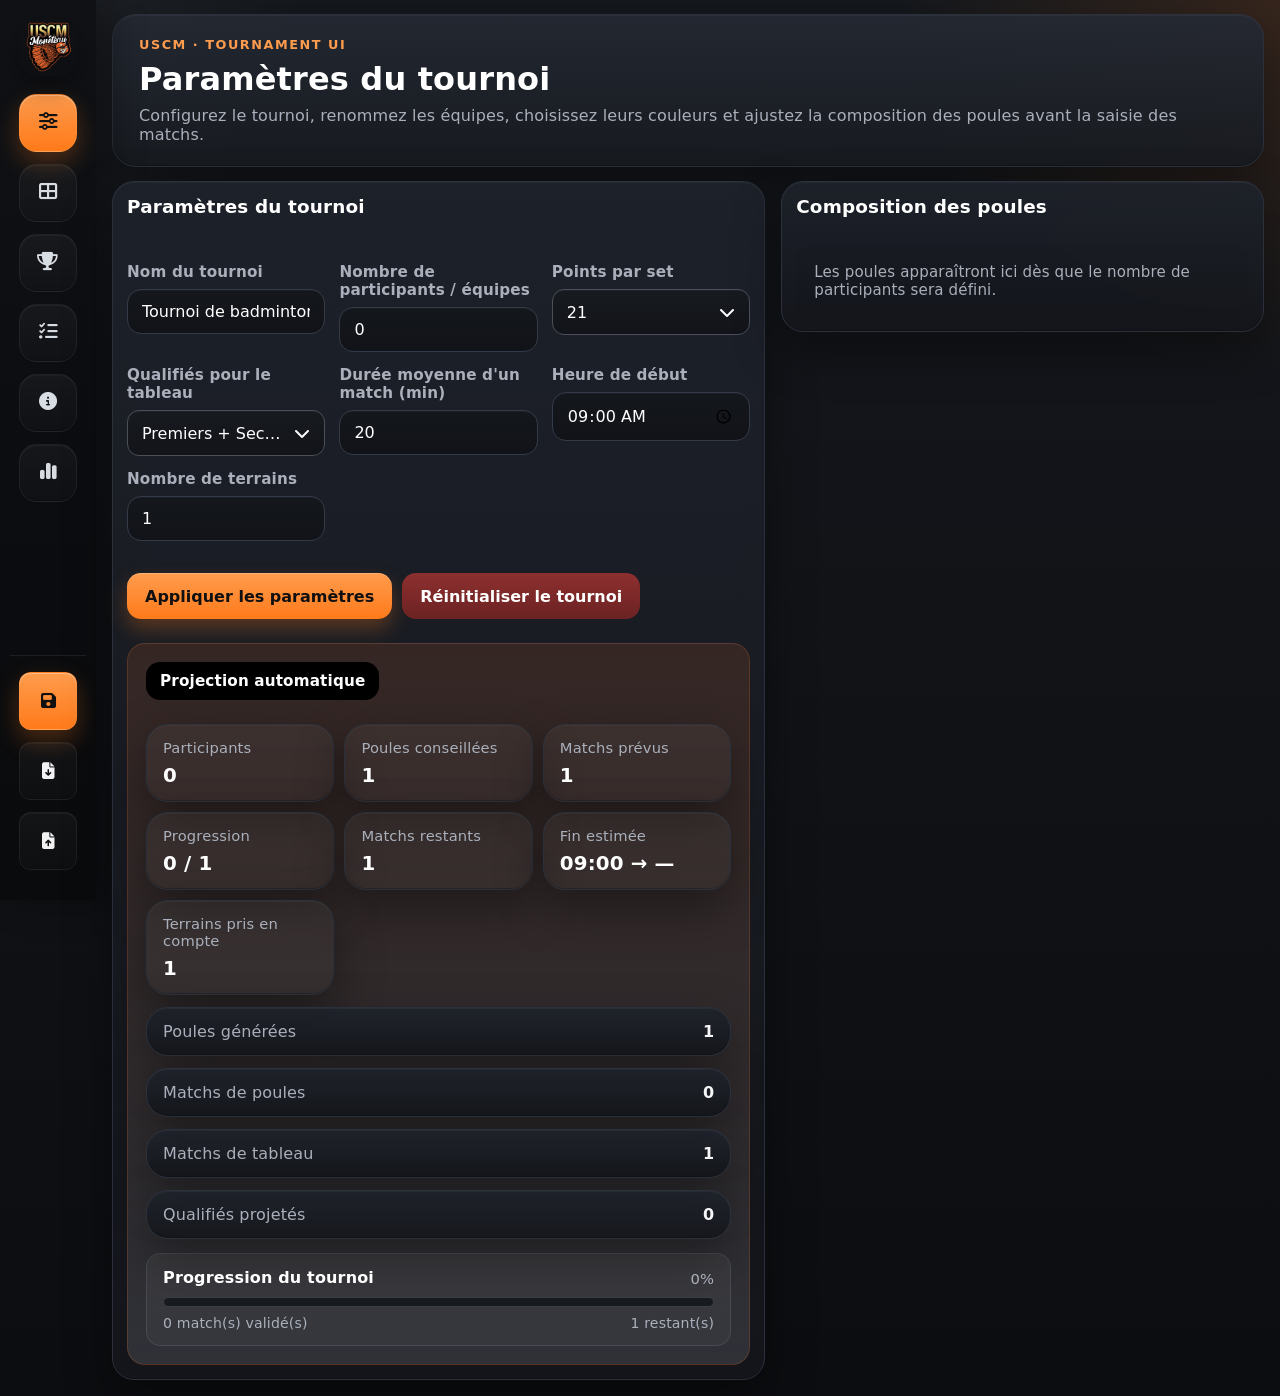
<file: index.html>
<!DOCTYPE html>
<html lang="fr">
<head>
  <meta charset="UTF-8">
  <meta name="viewport" content="width=device-width, initial-scale=1.0">
  <title>Tournoi Badminton · Paramètres</title>
  <link rel="stylesheet" href="assets/css/styles.css">
  <link rel="stylesheet" href="https://cdnjs.cloudflare.com/ajax/libs/font-awesome/6.7.2/css/all.min.css">
</head>
<body>
  <div id="app"></div>
  <script type="module" src="assets/js/main-settings.js"></script>
</body>
</html>
</file>
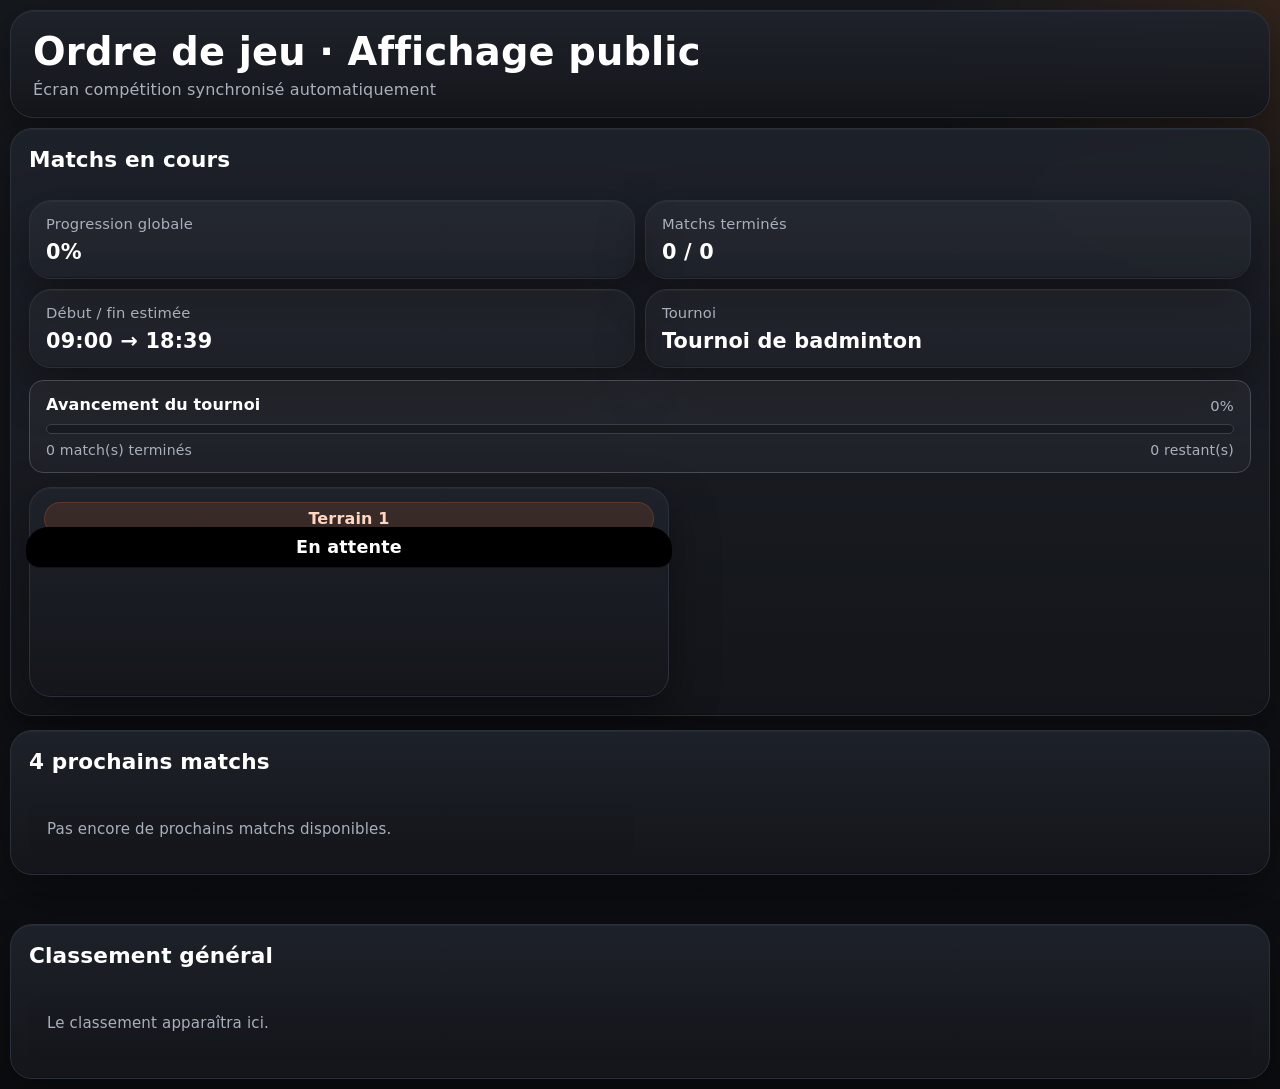
<file: affichage.html>
<!DOCTYPE html>
<html lang="fr">
<head>
  <meta charset="UTF-8">
  <meta name="viewport" content="width=device-width, initial-scale=1.0">
  <title>Tournoi Badminton · Affichage</title>
  <link rel="stylesheet" href="assets/css/styles.css">
  <link rel="stylesheet" href="https://cdnjs.cloudflare.com/ajax/libs/font-awesome/6.7.2/css/all.min.css">
</head>
<body class="public-screen-body">
  <div id="app"></div>
  <script type="module" src="assets/js/main-affichage.js"></script>
</body>
</html>
</file>
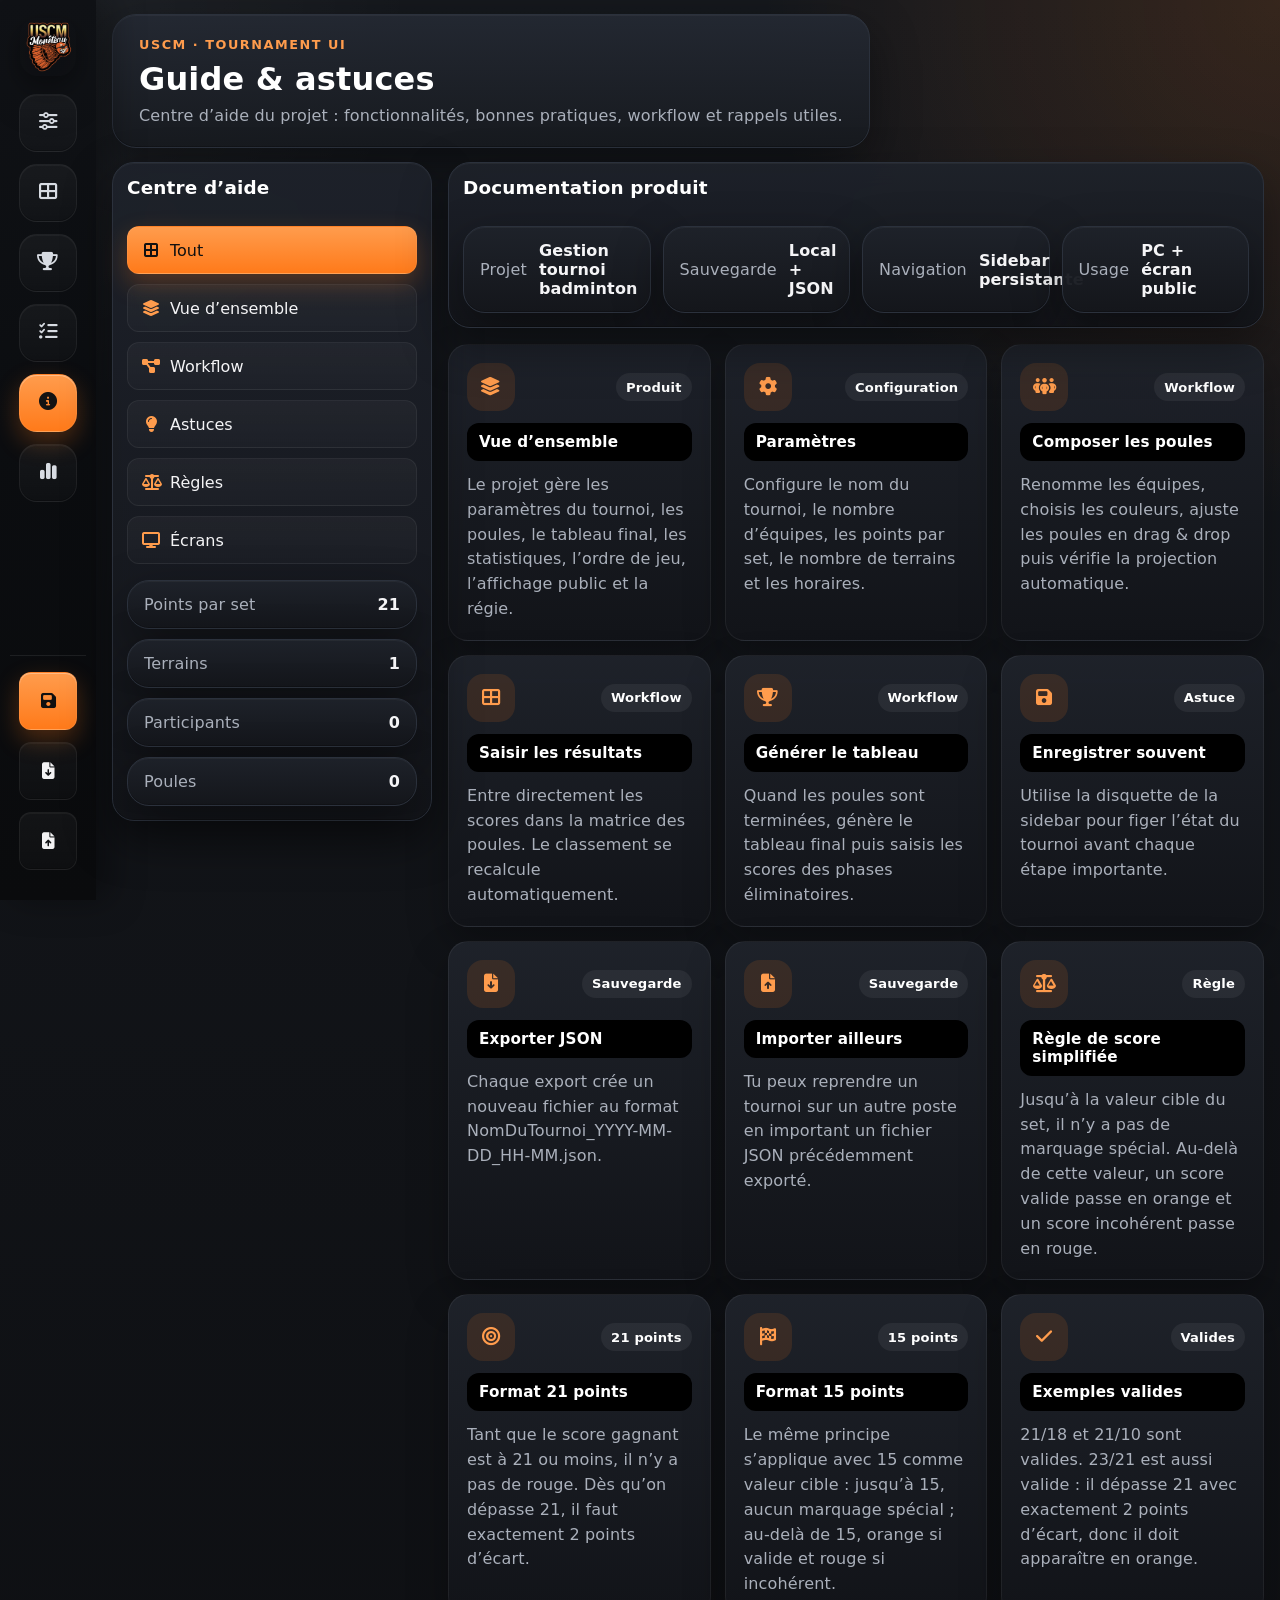
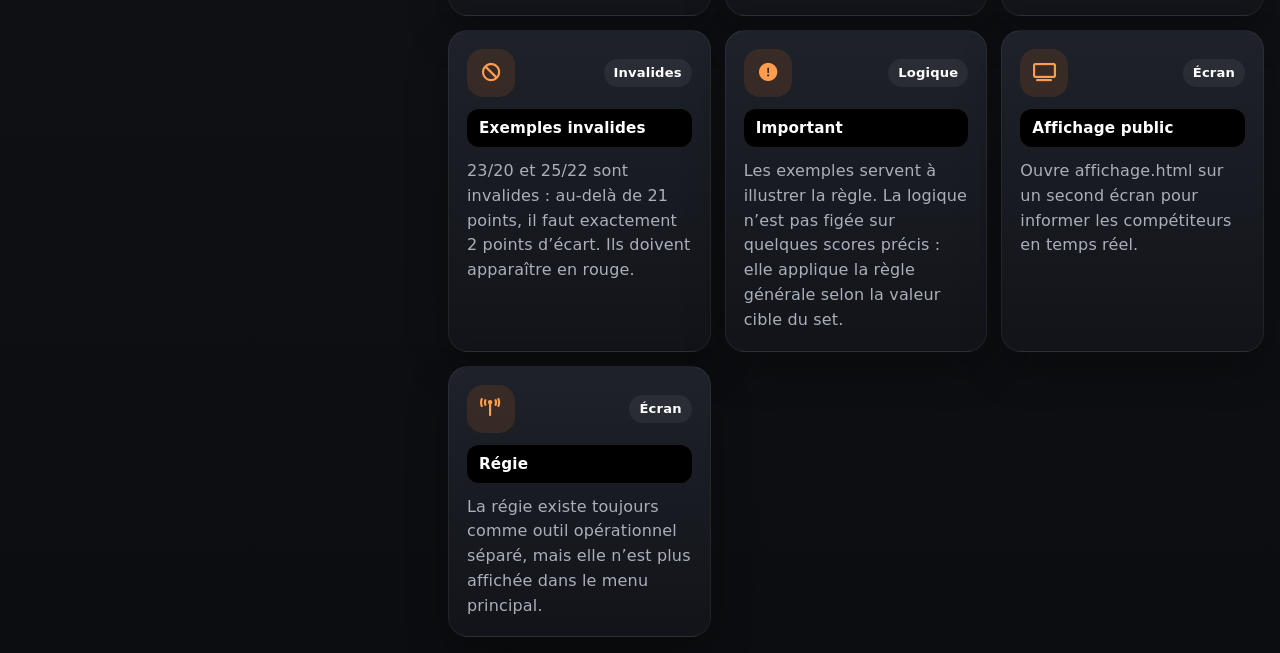
<file: guide.html>
<!DOCTYPE html>
<html lang="fr">
<head>
  <meta charset="UTF-8">
  <meta name="viewport" content="width=device-width, initial-scale=1.0">
  <title>Tournoi Badminton · Guide</title>
  <link rel="stylesheet" href="assets/css/styles.css">
  <link rel="stylesheet" href="https://cdnjs.cloudflare.com/ajax/libs/font-awesome/6.7.2/css/all.min.css">
</head>
<body>
  <div id="app"></div>
  <script type="module" src="assets/js/main-guide.js"></script>
</body>
</html>
</file>
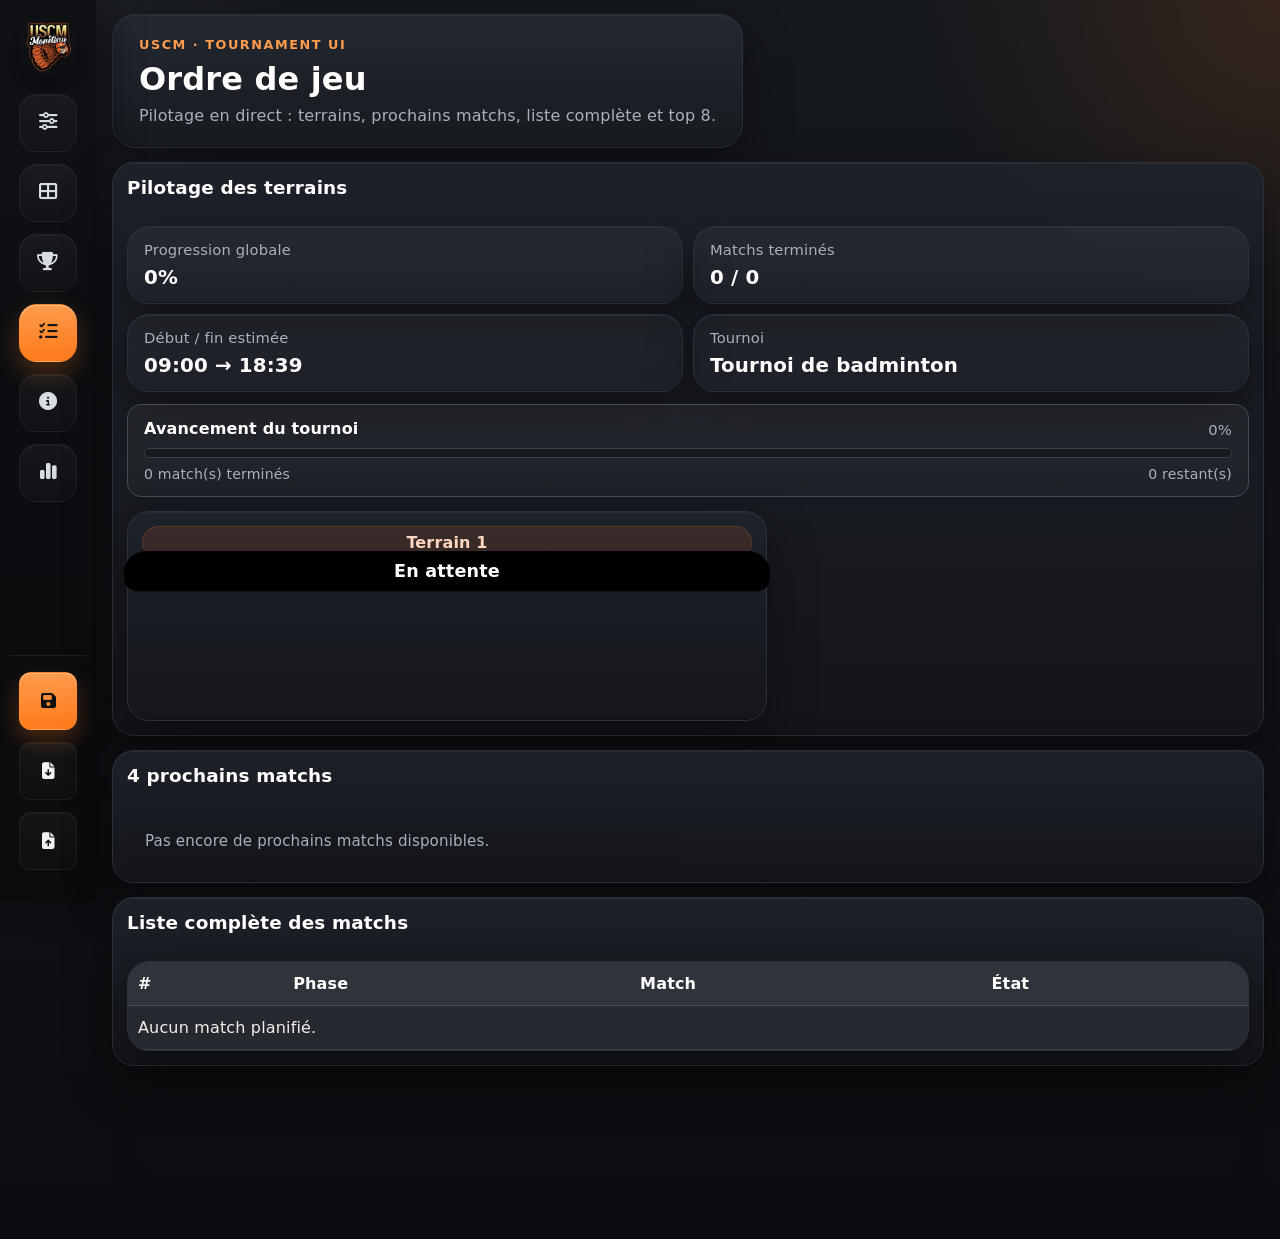
<file: ordre-de-jeu.html>
<!DOCTYPE html>
<html lang="fr">
<head>
  <meta charset="UTF-8">
  <meta name="viewport" content="width=device-width, initial-scale=1.0">
  <title>Tournoi Badminton · Ordre de jeu</title>
  <link rel="stylesheet" href="assets/css/styles.css">
  <link rel="stylesheet" href="https://cdnjs.cloudflare.com/ajax/libs/font-awesome/6.7.2/css/all.min.css">
</head>
<body>
  <div id="app"></div>
  <script type="module" src="assets/js/main-ordre-de-jeu.js"></script>
</body>
</html>
</file>
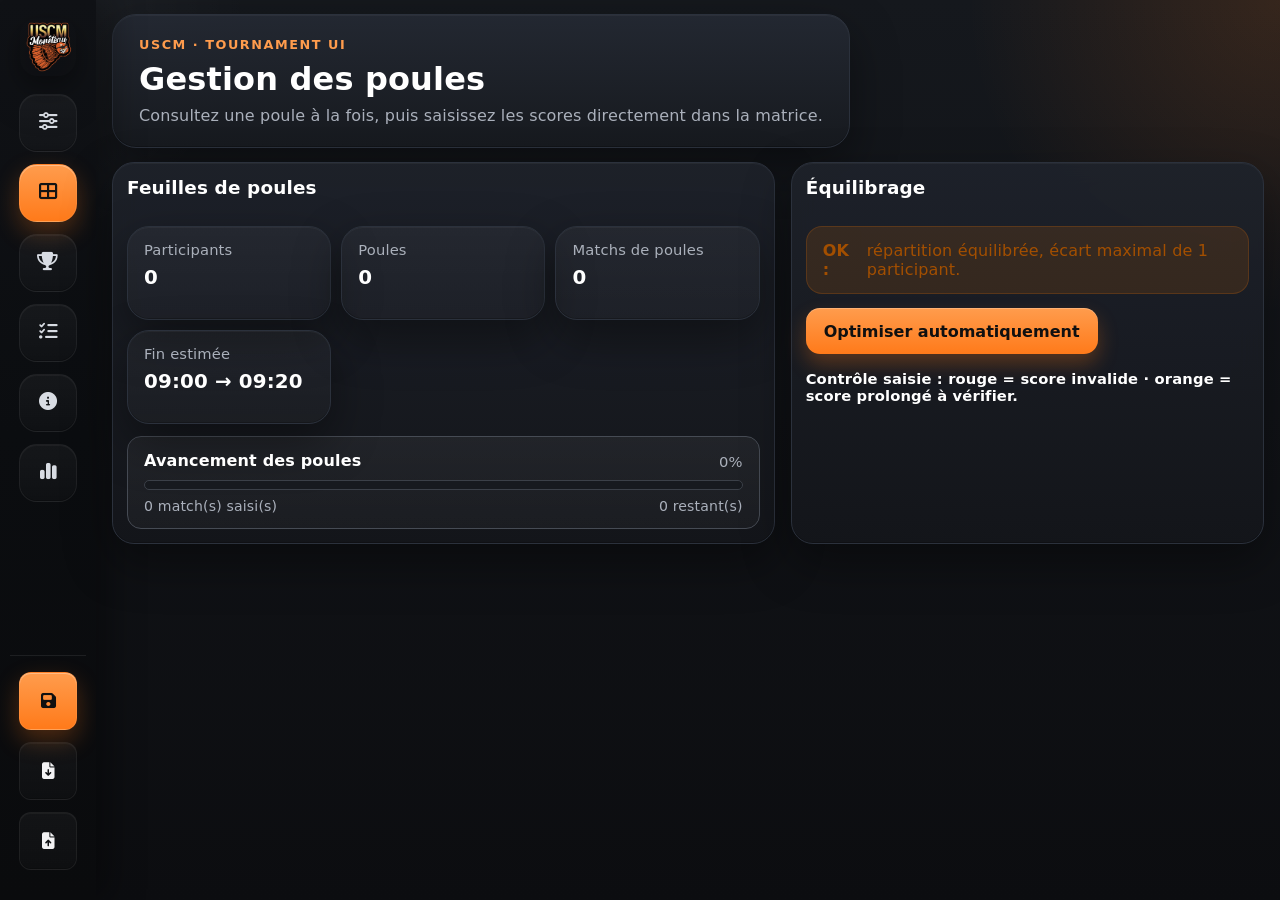
<file: poules.html>
<!DOCTYPE html>
<html lang="fr">
<head>
  <meta charset="UTF-8">
  <meta name="viewport" content="width=device-width, initial-scale=1.0">
  <title>Tournoi Badminton · Poules</title>
  <link rel="stylesheet" href="assets/css/styles.css">
  <link rel="stylesheet" href="https://cdnjs.cloudflare.com/ajax/libs/font-awesome/6.7.2/css/all.min.css">
</head>
<body>
  <div id="app"></div>
  <script type="module" src="assets/js/main-poules.js"></script>
</body>
</html>
</file>
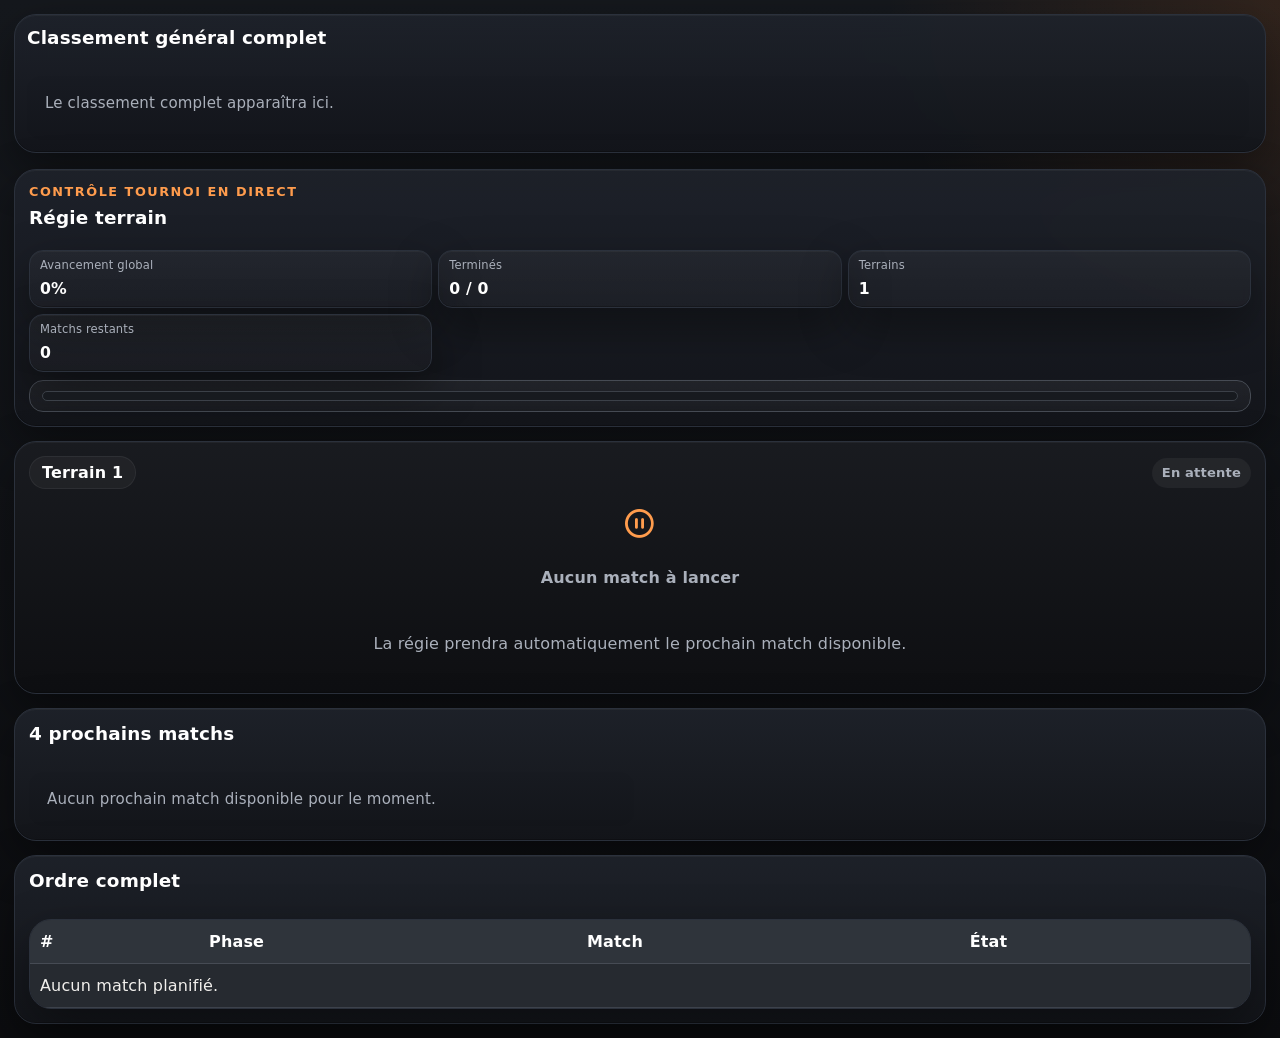
<file: regie.html>
<!DOCTYPE html>
<html lang="fr">
<head>
  <meta charset="UTF-8">
  <meta name="viewport" content="width=device-width, initial-scale=1.0">
  <title>Tournoi Badminton · Régie</title>
  <link rel="stylesheet" href="assets/css/styles.css">
  <link rel="stylesheet" href="https://cdnjs.cloudflare.com/ajax/libs/font-awesome/6.7.2/css/all.min.css">
</head>
<body>
  <div id="app"></div>
  <script type="module" src="assets/js/main-regie.js"></script>
</body>
</html>
</file>
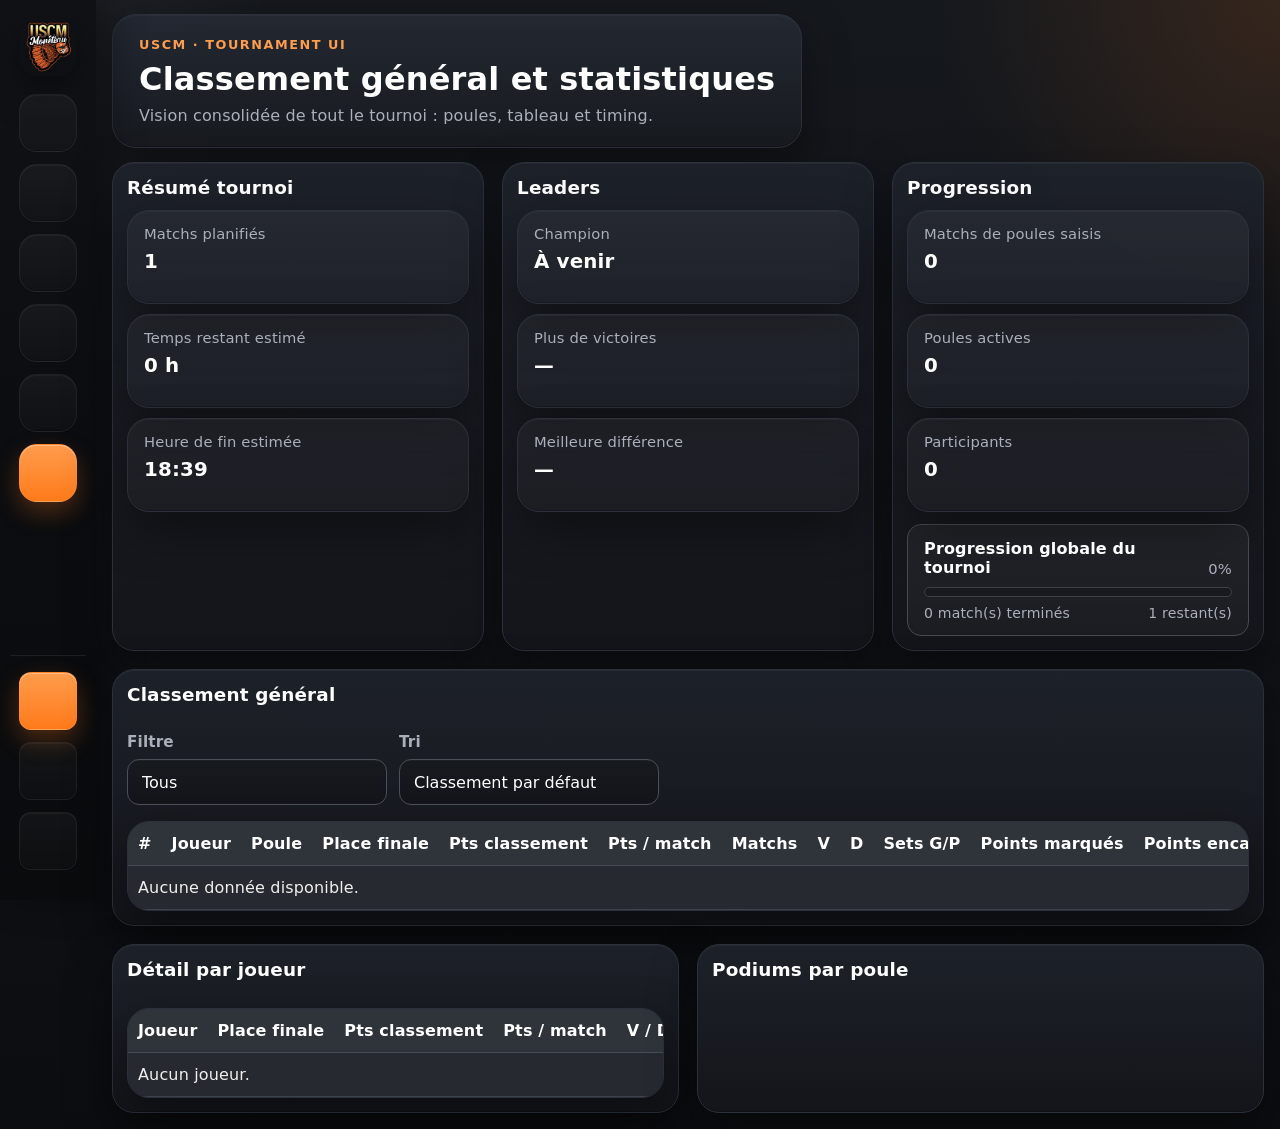
<file: statistiques.html>
<!DOCTYPE html>
<html lang="fr">
<head>
  <meta charset="UTF-8">
  <meta name="viewport" content="width=device-width, initial-scale=1.0">
  <title>Tournoi Badminton · Statistiques</title>
  <link rel="stylesheet" href="assets/css/styles.css">
</head>
<body>
  <div id="app"></div>
  <script type="module" src="assets/js/main-statistiques.js"></script>
</body>
</html>
</file>
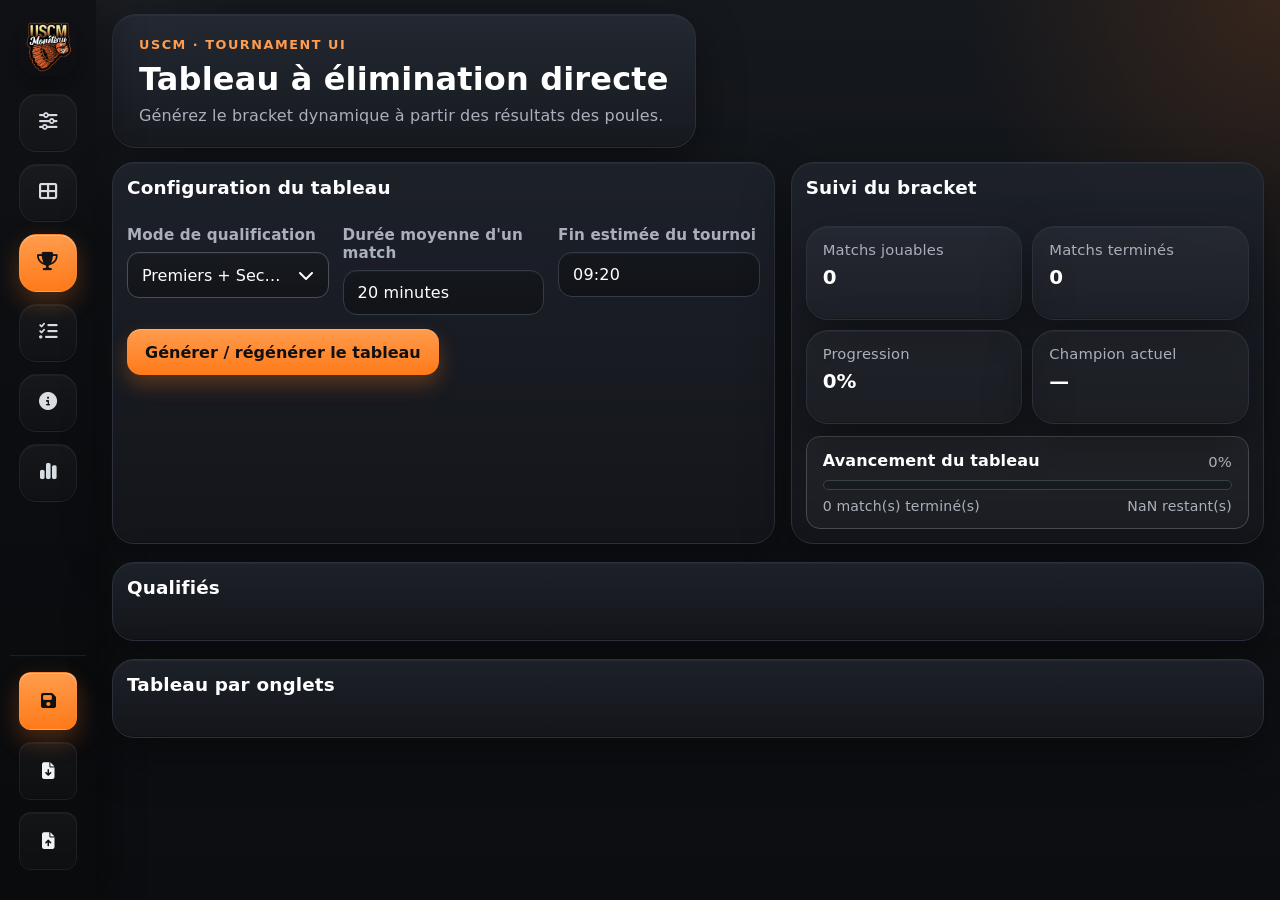
<file: tableau.html>
<!DOCTYPE html>
<html lang="fr">
<head>
  <meta charset="UTF-8">
  <meta name="viewport" content="width=device-width, initial-scale=1.0">
  <title>Tournoi Badminton · Tableau</title>
  <link rel="stylesheet" href="assets/css/styles.css">
  <link rel="stylesheet" href="https://cdnjs.cloudflare.com/ajax/libs/font-awesome/6.7.2/css/all.min.css">
</head>
<body>
  <div id="app"></div>
  <script type="module" src="assets/js/main-tableau.js"></script>
</body>
</html>
</file>
<file: assets/css/styles.css>
:root {
  --bg: #1e1f23;
  --surface: #2a2c31;
  --surface-2: #32343a;
  --text: #f2f2f2;
  --muted: #b7b7bd;
  --border: #3f4148;
  --accent: #ff7a00;
  --accent-dark: #db6400;
  --danger: #ff5c5c;
  --success: #3ddc97;
  --shadow: 0 18px 45px rgba(0,0,0,0.45);
  --radius: 18px;
  --radius-sm: 12px;
  --transition: 180ms ease;

  --bg: #f6f7fb;
  --surface: #ffffff;
  --surface-2: #fdfdfd;
  --text: #161616;
  --muted: #6f6f76;
  --border: #e7e7ea;
  --accent: #ff7a00;
  --accent-dark: #db6400;
  --danger: #da2d2d;
  --success: #159f66;
  --shadow: 0 18px 45px rgba(0, 0, 0, 0.08);
  --radius: 20px;
  --radius-sm: 14px;
  --transition: 180ms ease;
}

* { box-sizing: border-box; }
html { scroll-behavior: smooth; }
body {
  margin: 0;
  font-family: Inter, ui-sans-serif, system-ui, -apple-system, BlinkMacSystemFont, "Segoe UI", sans-serif;
  color: var(--text);
  background: linear-gradient(180deg,#232429 0%, var(--bg) 100%);
  min-height: 100vh;
}

a { color: inherit; text-decoration: none; }
button, input, select, textarea {
  font: inherit;
}
button {
  cursor: pointer;
  border: none;
  transition: transform var(--transition), background var(--transition), box-shadow var(--transition), opacity var(--transition);
}
button:hover { transform: translateY(-1px); }
button:active { transform: translateY(0); }

.app-shell {
  width: min(1400px, calc(100% - 32px));
  margin: 0 auto;
  padding: 24px 0 40px;
}

.topbar {
  display: flex;
  align-items: center;
  justify-content: space-between;
  gap: 16px;
  margin-bottom: 20px;
}

.brand {
  display: flex;
  align-items: center;
  gap: 14px;
}

.brand-mark {
  width: 46px;
  height: 46px;
  border-radius: 14px;
  background: linear-gradient(135deg, var(--accent), #ff9f43);
  color: white;
  display: grid;
  place-items: center;
  font-size: 24px;
  box-shadow: 0 10px 24px rgba(255, 122, 0, 0.25);
}

.brand h1 {
  margin: 0;
  font-size: clamp(1.25rem, 2vw, 1.8rem);
}

.brand p {
  margin: 4px 0 0;
  color: var(--muted);
}

.navbar {
  position: sticky;
  top: 0;
  z-index: 50;
  margin-bottom: 28px;
}

.nav-inner {
  display: inline-flex;
  align-items: center;
  gap: 10px;
  padding: 10px;
  background: rgba(255, 255, 255, 0.85);
  border: 1px solid rgba(255, 255, 255, 0.9);
  border-radius: 999px;
  box-shadow: var(--shadow);
  backdrop-filter: blur(12px);
}

.nav-link {
  width: 100%;
  display: flex;
  align-items: center;
  justify-content: center;
  min-height: 52px;
  padding: 14px 16px;
  border-radius: 16px;
  color: rgba(255,255,255,.82);
  background: rgba(255,255,255,0.04);
  border: 1px solid rgba(255,255,255,0.07);
}

.nav-link.active {
  background: linear-gradient(135deg, var(--accent), #ff9f43);
  color: white;
  box-shadow: 0 8px 18px rgba(255, 122, 0, 0.28);
}

.hero-grid,
.grid-2,
.grid-3,
.dashboard-grid {
  display: grid;
  gap: 18px;
}

.hero-grid { grid-template-columns: 1.4fr 1fr; }
.grid-2 { grid-template-columns: repeat(2, minmax(0, 1fr)); }
.grid-3 { grid-template-columns: repeat(3, minmax(0, 1fr)); }
.dashboard-grid { grid-template-columns: repeat(12, minmax(0, 1fr)); }

.card {
  background: rgba(255, 255, 255, 0.88);
  border: 1px solid rgba(255, 255, 255, 0.95);
  box-shadow: var(--shadow);
  border-radius: var(--radius);
  padding: 20px;
  backdrop-filter: blur(12px);
}

.card.slim { padding: 16px; }
.card h2, .card h3, .card h4 {
  margin: 0 0 12px;
}

.section-title {
  display: flex;
  justify-content: space-between;
  align-items: flex-start;
  gap: 12px;
  margin-bottom: 16px;
}

.section-title p, .muted {
  color: var(--muted);
}

.form-grid {
  display: grid;
  grid-template-columns: repeat(auto-fit, minmax(180px, 1fr));
  gap: 14px;
}

.field {
  display: flex;
  flex-direction: column;
  gap: 8px;
}

.field label {
  font-size: 0.95rem;
  font-weight: 600;
}

.input,
select,
textarea,
input[type="text"],
input[type="number"],
input[type="time"] {
  width: 100%;
  border: 1px solid var(--border);
  border-radius: 14px;
  padding: 12px 14px;
  background: rgba(255, 255, 255, 0.94);
  color: var(--text);
  outline: none;
  transition: border-color var(--transition), box-shadow var(--transition);
}

textarea { min-height: 130px; resize: vertical; }

input:focus,
select:focus,
textarea:focus {
  border-color: rgba(255, 122, 0, 0.5);
  box-shadow: 0 0 0 4px rgba(255, 122, 0, 0.15);
}

.actions {
  display: flex;
  flex-wrap: wrap;
  gap: 10px;
  margin-top: 14px;
}

.btn {
  display: inline-flex;
  align-items: center;
  justify-content: center;
  gap: 10px;
  min-height: 46px;
  padding: 0 18px;
  border-radius: 14px;
  font-weight: 700;
}

.btn-primary {
  background: linear-gradient(135deg, var(--accent), #ff9f43);
  color: white;
  box-shadow: 0 10px 20px rgba(255, 122, 0, 0.22);
}

.btn-secondary {
  background: #101010;
  color: white;
}

.btn-ghost {
  background: rgba(16, 16, 16, 0.05);
  color: var(--text);
}

.btn-danger {
  background: rgba(218, 45, 45, 0.12);
  color: var(--danger);
}

.pill-row {
  display: flex;
  flex-wrap: wrap;
  gap: 10px;
  margin-top: 14px;
}

.player-pill {
  display: inline-flex;
  align-items: center;
  gap: 10px;
  padding: 10px 12px;
  background: rgba(0, 0, 0, 0.04);
  border: 1px solid rgba(0, 0, 0, 0.05);
  border-radius: 999px;
  cursor: grab;
}

.player-pill.dragging {
  opacity: 0.45;
}

.player-pill button {
  width: 24px;
  height: 24px;
  border-radius: 50%;
  background: rgba(0, 0, 0, 0.08);
  color: var(--text);
}

.alert {
  display: flex;
  align-items: center;
  gap: 12px;
  padding: 14px 16px;
  border-radius: 16px;
  background: rgba(255, 122, 0, 0.12);
  color: #a34f00;
  border: 1px solid rgba(255, 122, 0, 0.18);
}

.alert-danger {
  background: rgba(218, 45, 45, 0.1);
  color: var(--danger);
  border-color: rgba(218, 45, 45, 0.22);
}

.kpis {
  display: grid;
  grid-template-columns: repeat(auto-fit, minmax(170px, 1fr));
  gap: 14px;
}

.kpi {
  padding: 16px;
  border-radius: 18px;
  background: linear-gradient(180deg, rgba(255,255,255,0.97), rgba(255,255,255,0.85));
  border: 1px solid rgba(0,0,0,0.04);
}

.kpi .label {
  color: var(--muted);
  font-size: 0.92rem;
}

.kpi .value {
  margin-top: 8px;
  font-size: 1.7rem;
  font-weight: 800;
}

.groups-grid {
  display: grid;
  grid-template-columns: repeat(auto-fit, minmax(330px, 1fr));
  gap: 18px;
}

.group-card {
  display: flex;
  flex-direction: column;
  gap: 18px;
}

.group-header {
  display: flex;
  justify-content: space-between;
  align-items: center;
  gap: 12px;
}

.group-dropzone {
  min-height: 82px;
  padding: 12px;
  border-radius: 16px;
  border: 2px dashed rgba(255, 122, 0, 0.22);
  background: rgba(255, 122, 0, 0.04);
  transition: background var(--transition), border-color var(--transition);
}

.group-dropzone.drag-over {
  background: rgba(255, 122, 0, 0.12);
  border-color: rgba(255, 122, 0, 0.45);
}

.score-grid {
  display: grid;
  grid-template-columns: repeat(6, minmax(0, 1fr));
  gap: 8px;
  align-items: center;
}

.score-grid.compact {
  grid-template-columns: repeat(6, minmax(45px, 1fr));
}

.score-grid input {
  text-align: center;
  padding: 10px 8px;
}

.match-card {
  padding: 14px;
  border-radius: 18px;
  border: 1px solid rgba(0, 0, 0, 0.06);
  background: rgba(255,255,255,0.78);
}

.match-topline,
.row-between {
  display: flex;
  justify-content: space-between;
  align-items: center;
  gap: 10px;
}

.match-topline {
  margin-bottom: 10px;
}

.match-status {
  font-size: 0.82rem;
  font-weight: 700;
  color: var(--success);
}

.match-status.pending {
  color: var(--muted);
}

.badge {
  display: inline-flex;
  align-items: center;
  padding: 6px 10px;
  border-radius: 999px;
  background: rgba(255, 122, 0, 0.11);
  color: #aa5300;
  font-size: 0.82rem;
  font-weight: 700;
}

.table-wrap {
  overflow: auto;
}

table {
  width: 100%;
  border-collapse: collapse;
}

thead th {
  position: sticky;
  top: 0;
  z-index: 1;
  background: rgba(255,255,255,0.95);
}

th, td {
  padding: 12px 10px;
  text-align: left;
  border-bottom: 1px solid rgba(0, 0, 0, 0.06);
  white-space: nowrap;
}

tbody tr:hover {
  background: rgba(255, 122, 0, 0.04);
}

.rank-chip {
  width: 34px;
  height: 34px;
  display: grid;
  place-items: center;
  border-radius: 50%;
  background: rgba(16,16,16,0.07);
  font-weight: 800;
}

.bracket-scroll {
  overflow-x: auto;
  padding-bottom: 10px;
}

.bracket {
  display: flex;
  gap: 24px;
  align-items: flex-start;
  min-width: max-content;
}

.round-column {
  display: flex;
  flex-direction: column;
  gap: 16px;
  min-width: 280px;
}

.round-column h3 {
  position: sticky;
  top: 80px;
  z-index: 10;
  padding: 10px 12px;
  border-radius: 14px;
  background: rgba(255,255,255,0.9);
  backdrop-filter: blur(10px);
  box-shadow: 0 10px 24px rgba(0,0,0,0.08);
}

.bracket .match-card {
  min-width: 280px;
}

.match-player {
  display: flex;
  justify-content: space-between;
  align-items: center;
  gap: 10px;
  padding: 10px 12px;
  border-radius: 12px;
  background: rgba(0,0,0,0.03);
}

.match-player.winner {
  background: rgba(21, 159, 102, 0.12);
  border: 1px solid rgba(21, 159, 102, 0.25);
}

.footer-note {
  margin-top: 16px;
  color: var(--muted);
  font-size: 0.92rem;
}

.fade-in {
  animation: fadeInUp 420ms ease;
}

@keyframes fadeInUp {
  from { opacity: 0; transform: translateY(8px); }
  to { opacity: 1; transform: translateY(0); }
}

@media (max-width: 1080px) {
  .hero-grid,
  .grid-2,
  .grid-3 {
    grid-template-columns: 1fr;
  }
}

@media (max-width: 820px) {
  .app-shell {
    width: min(100% - 20px, 1400px);
  }

  .topbar {
    flex-direction: column;
    align-items: flex-start;
  }

  .nav-inner {
    width: 100%;
    justify-content: space-between;
    border-radius: 20px;
  }

  .nav-link {
    flex: 1;
    text-align: center;
    padding: 12px 10px;
  }

  .score-grid,
  .score-grid.compact {
    grid-template-columns: repeat(6, minmax(38px, 1fr));
  }
}

@media (max-width: 560px) {
  .card {
    padding: 16px;
  }

  th, td {
    padding: 10px 8px;
    font-size: 0.92rem;
  }

  .match-card {
    padding: 12px;
  }
}

.icon-btn {
  width: 30px;
  height: 30px;
  border-radius: 999px;
  background: rgba(255, 122, 0, 0.12);
  color: var(--accent-dark);
  display: inline-grid;
  place-items: center;
  font-weight: 800;
}

.player-pill.editable {
  padding-right: 6px;
}

.summary-list {
  display: grid;
  gap: 12px;
}

.summary-item {
  display: flex;
  align-items: center;
  justify-content: space-between;
  gap: 12px;
  padding: 14px 16px;
  border: 1px solid var(--border);
  border-radius: 14px;
  background: rgba(0, 0, 0, 0.02);
}

.participants-toolbar {
  display: flex;
  flex-wrap: wrap;
  gap: 10px;
}

.groups-grid-pools {
  grid-template-columns: repeat(auto-fit, minmax(520px, 1fr));
}

.pool-sheet {
  border: 1px solid rgba(0, 0, 0, 0.08);
  background: #fff;
}

.compact-pills {
  margin-top: 0;
}

.group-dropzone.dropping,
.group-dropzone.drag-over {
  background: rgba(255, 122, 0, 0.10);
  border-color: rgba(255, 122, 0, 0.5);
}

.pool-matrix-wrap {
  overflow: auto;
  border: 1px solid rgba(0, 0, 0, 0.08);
  border-radius: 14px;
}

.pool-matrix {
  min-width: 640px;
  border-collapse: collapse;
  font-size: 0.92rem;
}

.pool-matrix th,
.pool-matrix td {
  border: 1px solid rgba(0, 0, 0, 0.14);
  text-align: center;
  padding: 0;
}

.pool-corner {
  min-width: 170px;
  background: #d71920;
  color: #fff;
  padding: 12px 10px !important;
  text-align: left !important;
}

.pool-player-head {
  background: #f4f4f4;
  min-width: 88px;
  vertical-align: bottom;
}

.pool-player-head span {
  display: block;
  padding: 10px 8px;
  font-size: 0.8rem;
  line-height: 1.2;
  white-space: normal;
}

.pool-row-name {
  width: 170px;
  padding: 10px 8px !important;
  text-align: left !important;
  background: #fafafa;
}

.diag-cell {
  background: #bdbdbd;
  min-width: 62px;
  height: 56px;
}

.matrix-cell {
  min-width: 62px;
  height: 56px;
  background: #fff;
}

.matrix-btn {
  width: 100%;
  height: 100%;
  min-height: 56px;
  border-radius: 0;
  background: transparent;
  font-weight: 800;
  color: #111;
  box-shadow: none;
}

.matrix-cell.pending .matrix-btn {
  color: #7b7b7b;
}

.matrix-cell.win {
  background: rgba(255, 170, 0, 0.16);
}

.matrix-cell.loss {
  background: rgba(0, 0, 0, 0.04);
}

.pool-stat-head,
.pool-total-cell,
.pool-rank-cell {
  min-width: 58px;
  font-weight: 800;
}

.pool-total-cell {
  background: #f7d6d6;
}

.pool-rank-cell {
  background: #f3cccc;
}

.compact-standings th,
.compact-standings td {
  white-space: nowrap;
}

.matches-stack {
  display: flex;
  flex-direction: column;
  gap: 12px;
}

.match-card-sheet {
  border-radius: 14px;
  background: #fcfcfc;
}

.sheet-score-grid {
  grid-template-columns: repeat(6, minmax(70px, 1fr));
}

.set-cell {
  display: flex;
  flex-direction: column;
  gap: 6px;
}

.set-cell span {
  font-size: 0.76rem;
  color: var(--muted);
  text-align: center;
}

.empty-state {
  padding: 18px;
  border-radius: 14px;
  background: rgba(0, 0, 0, 0.03);
  color: var(--muted);
}

@media (max-width: 980px) {
  .groups-grid-pools {
    grid-template-columns: 1fr;
  }
}

@media (max-width: 700px) {
  .sheet-score-grid {
    grid-template-columns: repeat(2, minmax(0, 1fr));
  }

  .pool-corner,
  .pool-row-name {
    min-width: 130px;
    width: 130px;
  }
}


.compact-summary { margin-top: 12px; }

.team-chip {
  display: inline-flex;
  align-items: center;
  gap: 8px;
  padding: 8px 10px;
  border-radius: 12px;
  background: #fff;
  border: 1px solid var(--border);
  box-shadow: 0 6px 18px rgba(0,0,0,.06);
  cursor: grab;
  min-width: 0;
}

.team-chip.compact {
  width: 100%;
  justify-content: center;
  padding: 6px 8px;
  border-radius: 10px;
}

.team-chip.dragging { opacity: .45; }
.team-chip-name {
  display: inline-block;
  min-width: 0;
  overflow: hidden;
  text-overflow: ellipsis;
  white-space: nowrap;
  font-weight: 700;
}

.icon-btn {
  width: 26px;
  height: 26px;
  border-radius: 999px;
  border: 1px solid rgba(255,122,0,.18);
  background: rgba(255,122,0,.1);
  color: var(--accent-dark);
  display: inline-grid;
  place-items: center;
  flex: 0 0 auto;
}

.pool-sheet.dropping {
  outline: 2px dashed var(--accent);
  outline-offset: 2px;
  background: linear-gradient(180deg, rgba(255,122,0,.06), rgba(255,122,0,.02));
}

.pool-matrix-wrap { overflow: auto; }
.pool-matrix.modern-sheet {
  width: 100%;
  border-collapse: collapse;
  table-layout: fixed;
  min-width: 880px;
}

.pool-matrix.modern-sheet th,
.pool-matrix.modern-sheet td {
  border: 1px solid #cfd2d8;
  padding: 6px;
  vertical-align: middle;
  background: #fff;
}

.pool-corner {
  background: #e8483a !important;
  color: #fff;
  width: 180px;
  min-width: 180px;
  text-align: left;
}

.pool-player-head {
  background: #f5f5f5 !important;
  width: 138px;
  min-width: 138px;
}

.pool-row-name {
  background: #f8f8f8 !important;
  width: 180px;
  min-width: 180px;
}

.pool-stat-head,
.pool-total-cell,
.pool-rank-cell {
  width: 64px;
  min-width: 64px;
  text-align: center;
  font-weight: 700;
}

.diag-cell {
  background: #bfbfbf !important;
}

.matrix-cell {
  padding: 4px !important;
  background: #fff7f1;
}

.matrix-cell.pending { background: #fffaf5; }
.editor-cell { background: #fff4ec !important; }
.mirror-cell { background: #fcfcfc !important; }

.cell-editor {
  display: grid;
  gap: 4px;
}

.mini-set-row {
  display: grid;
  grid-template-columns: 1fr auto 1fr;
  align-items: center;
  gap: 4px;
}

.mini-set-row input {
  width: 100%;
  min-width: 0;
  padding: 5px 4px;
  text-align: center;
  border-radius: 8px;
  border: 1px solid #d8d8dd;
  background: #fff;
}

.mini-set-row span {
  color: var(--muted);
  font-weight: 700;
}

.cell-mirror {
  min-height: 74px;
  display: grid;
  place-items: center;
  text-align: center;
  gap: 4px;
}

.cell-mirror strong { font-size: 1rem; }
.cell-mirror small { color: var(--muted); }
.cell-mirror.win strong { color: var(--success); }
.cell-mirror.loss strong { color: var(--danger); }
.cell-mirror.pending { color: var(--muted); font-size: .9rem; }

.sticky-col {
  position: sticky;
  left: 0;
  z-index: 2;
}

.pool-matrix thead .sticky-col { z-index: 3; }

@media (max-width: 900px) {
  .pool-corner,
  .pool-row-name { width: 150px; min-width: 150px; }
  .pool-player-head { width: 124px; min-width: 124px; }
  .team-chip,
  .team-chip.compact { padding: 6px; }
  .team-chip-name { font-size: .9rem; }
}

.pools-tabs-section {
  overflow: hidden;
}

.group-tabs {
  display: flex;
  gap: 10px;
  overflow-x: auto;
  padding-bottom: 10px;
  margin-bottom: 16px;
}

.group-tab {
  flex: 0 0 auto;
  min-width: 140px;
  padding: 12px 16px;
  border-radius: 16px;
  border: 1px solid rgba(0, 0, 0, 0.08);
  background: rgba(0, 0, 0, 0.04);
  color: var(--text);
  display: flex;
  flex-direction: column;
  align-items: flex-start;
  gap: 4px;
  font-weight: 700;
}

.group-tab small {
  color: var(--muted);
  font-weight: 600;
}

.group-tab.active {
  background: linear-gradient(135deg, var(--accent), #ff9f43);
  color: white;
  border-color: transparent;
  box-shadow: 0 10px 22px rgba(255, 122, 0, 0.22);
}

.group-tab.active small {
  color: rgba(255, 255, 255, 0.9);
}

.active-group-panel {
  min-height: 320px;
}

.group-dropzone.dropping {
  background: rgba(255, 122, 0, 0.1);
  border-color: rgba(255, 122, 0, 0.5);
}

@media (max-width: 820px) {
  .group-tab {
    min-width: 120px;
    padding: 10px 14px;
  }
}


.small { font-size: 0.94rem; }
.static-chip {
  cursor: default;
}
.static-chip:hover {
  transform: none;
}
.groups-overview-grid {
  display: grid;
  grid-template-columns: repeat(auto-fit, minmax(220px, 1fr));
  gap: 14px;
}
.group-overview-card {
  border: 1px solid rgba(0, 0, 0, 0.06);
  border-radius: 16px;
  padding: 14px;
  background: rgba(255,255,255,0.76);
}
.group-overview-head {
  display: flex;
  align-items: center;
  justify-content: space-between;
  gap: 12px;
  margin-bottom: 12px;
}
.group-overview-head span {
  color: var(--muted);
  font-size: 0.84rem;
}
.group-overview-list {
  display: flex;
  flex-wrap: wrap;
  gap: 8px;
}
.editor-cell {
  vertical-align: top;
}
.cell-editor {
  gap: 8px;
}
.mini-set-row input {
  appearance: textfield;
  -moz-appearance: textfield;
}
.mini-set-row input::-webkit-outer-spin-button,
.mini-set-row input::-webkit-inner-spin-button {
  -webkit-appearance: none;
  margin: 0;
}
@media (max-width: 820px) {
  .groups-overview-grid {
    grid-template-columns: 1fr;
  }
}


.editable-groups-grid {
  grid-template-columns: repeat(auto-fit, minmax(240px, 1fr));
}

.interactive-group-list {
  min-height: 180px;
  align-items: stretch;
}

.team-card {
  width: 100%;
  border-radius: 16px;
  background: rgba(255,255,255,0.96);
  box-shadow: 0 8px 22px rgba(0,0,0,0.06);
  cursor: grab;
}

.team-chip-editable {
  gap: 12px;
  padding: 10px 12px;
}

.team-chip-input {
  border: none;
  background: transparent;
  padding: 0;
  min-width: 0;
  box-shadow: none !important;
  font-weight: 700;
}

.team-chip-input:focus {
  border: none;
  box-shadow: none !important;
}

.drag-handle {
  color: var(--muted);
  font-weight: 700;
  letter-spacing: 1px;
}

.settings-group-dropzone {
  transition: border-color var(--transition), background var(--transition), transform var(--transition);
  border: 1px solid var(--border);
}

.settings-group-dropzone.dropping,
.group-dropzone.dropping {
  border-color: rgba(255, 122, 0, 0.45);
  background: rgba(255, 122, 0, 0.08);
}

.static-team-chip {
  cursor: default;
  justify-content: center;
}

.static-team-chip:hover {
  transform: none;
}


.player-dot {
  --player-color: var(--accent);
  width: 12px;
  height: 12px;
  min-width: 12px;
  border-radius: 999px;
  background: var(--player-color);
  box-shadow: 0 0 0 2px rgba(255,255,255,0.95), 0 2px 5px rgba(0,0,0,0.16);
}

.player-dot.tiny {
  width: 10px;
  height: 10px;
  min-width: 10px;
}

.static-team-chip {
  display: inline-flex;
  align-items: center;
  gap: 10px;
}

.team-chip.compact {
  padding-inline: 8px;
}

.cell-editor {
  display: flex;
  flex-direction: column;
  gap: 6px;
  min-width: 118px;
}

.mini-set-row {
  display: grid;
  grid-template-columns: 10px minmax(34px, 1fr) auto minmax(34px, 1fr) 10px;
  align-items: center;
  gap: 6px;
  padding: 4px 6px;
  border-radius: 10px;
  background: rgba(255,255,255,0.88);
  transition: opacity var(--transition), background var(--transition);
}

.mini-set-row input {
  min-width: 0;
  text-align: center;
  padding: 8px 6px;
  border-radius: 10px;
}

.mini-set-row.is-locked {
  opacity: 0.4;
  background: rgba(0,0,0,0.05);
}

.mini-set-row.is-locked input {
  pointer-events: none;
  background: rgba(0,0,0,0.04);
}


.team-color-field {
  display: inline-flex;
  align-items: center;
  justify-content: center;
  width: 32px;
  height: 32px;
  border-radius: 999px;
  overflow: hidden;
  border: 1px solid rgba(0,0,0,.08);
  background: #fff;
  margin-left: auto;
  flex: 0 0 auto;
}

.team-color-input {
  width: 38px;
  height: 38px;
  padding: 0;
  border: none;
  background: transparent;
  cursor: pointer;
}

.team-color-input::-webkit-color-swatch-wrapper { padding: 0; }
.team-color-input::-webkit-color-swatch {
  border: none;
  border-radius: 999px;
}
.team-color-input::-moz-color-swatch {
  border: none;
  border-radius: 999px;
}

.player-badge {
  display: inline-flex;
  align-items: center;
  gap: 10px;
  min-width: 0;
}

.player-badge.compact {
  gap: 8px;
  font-size: .95rem;
}

.player-badge span:last-child {
  overflow: hidden;
  text-overflow: ellipsis;
  white-space: nowrap;
}

.round-tab-panel {
  min-height: 220px;
}

.round-column-active {
  display: flex;
  flex-direction: column;
  gap: 14px;
}

.match-card-enhanced {
  max-width: 640px;
}

.bracket-score-box {
  display: flex;
  flex-direction: column;
  gap: 8px;
}

.bracket-score-row {
  display: grid;
  grid-template-columns: 42px 14px minmax(56px, 72px) 12px minmax(56px, 72px) 14px;
  align-items: center;
  gap: 8px;
}

.bracket-score-row.is-locked {
  opacity: .4;
}

.bracket-score-label {
  font-size: .78rem;
  font-weight: 700;
  color: var(--muted);
  letter-spacing: .02em;
}

.score-separator {
  text-align: center;
  color: var(--muted);
}

.bracket-score-row input {
  text-align: center;
  padding: 10px 8px;
}

.table-wrap td .player-badge,
.table-wrap th .player-badge {
  justify-content: flex-start;
}

@media (max-width: 720px) {
  .bracket-score-row {
    grid-template-columns: 34px 12px 1fr 10px 1fr 12px;
    gap: 6px;
  }

  .team-color-field {
    width: 28px;
    height: 28px;
  }
}


.mini-set-label {
  min-width: 44px;
  font-size: 0.72rem;
  font-weight: 700;
  color: var(--muted);
  text-transform: uppercase;
  letter-spacing: 0.02em;
}

.badge-player {
  display: inline-flex;
  align-items: center;
  gap: 8px;
}

.kpi .value .player-badge {
  font-size: 1rem;
}

.bracket-score-label {
  min-width: 48px;
}


.bracket-legend-wrap {
  display: flex;
  flex-direction: column;
  gap: 12px;
  padding: 14px;
  margin-bottom: 12px;
  border-radius: 18px;
  background: linear-gradient(180deg, rgba(255,255,255,0.96), rgba(255,122,0,0.06));
  border: 1px solid rgba(255,122,0,0.12);
}

.subsection-title {
  margin: 0;
  font-size: 1rem;
}

.bracket-legend {
  display: flex;
  flex-wrap: wrap;
  gap: 10px;
}

.legend-chip {
  display: inline-flex;
  align-items: center;
  gap: 8px;
  padding: 10px 12px;
  border-radius: 999px;
  background: rgba(255,255,255,0.95);
  border: 1px solid rgba(0,0,0,0.06);
  font-weight: 700;
  box-shadow: 0 6px 16px rgba(0,0,0,0.05);
}

.btn-sm {
  min-height: 36px;
  padding: 0 12px;
  font-size: 0.92rem;
}

.team-card {
  position: relative;
}

.team-color-trigger {
  width: 34px;
  height: 34px;
  border-radius: 999px;
  border: 1px solid rgba(0,0,0,.08);
  background: #fff;
  display: inline-grid;
  place-items: center;
  margin-left: auto;
  flex: 0 0 auto;
  box-shadow: 0 4px 10px rgba(0,0,0,.06);
}

.team-color-popover {
  position: absolute;
  right: 12px;
  top: calc(100% + 8px);
  width: 220px;
  padding: 12px;
  border-radius: 16px;
  background: rgba(255,255,255,.98);
  border: 1px solid rgba(0,0,0,.08);
  box-shadow: 0 18px 36px rgba(0,0,0,.14);
  z-index: 20;
}

.team-color-popover-head {
  margin-bottom: 10px;
  font-weight: 700;
}

.team-color-picker {
  width: 100%;
  height: 44px;
  padding: 0;
  border: 1px solid rgba(0,0,0,.08);
  border-radius: 12px;
  background: #fff;
  cursor: pointer;
}

.team-color-popover-actions {
  display: flex;
  justify-content: flex-end;
  gap: 8px;
  margin-top: 12px;
}

.score-input-wrap {
  position: relative;
  display: block;
}

.score-input-wrap .input-dot {
  position: absolute;
  left: 8px;
  top: 50%;
  transform: translateY(-50%);
  pointer-events: none;
}

.score-input-wrap input {
  padding-left: 24px;
}

.score-input-wrap.is-locked {
  opacity: .55;
}

.pool-sheet-table .cell-editor {
  min-width: 126px;
}

.pool-sheet-table .mini-set-row {
  grid-template-columns: minmax(42px, 1fr) 10px minmax(42px, 1fr);
  gap: 6px;
  padding: 2px 4px;
  background: transparent;
}

.pool-sheet-table .mini-set-row input {
  padding-top: 7px;
  padding-bottom: 7px;
}

.pool-sheet-table .score-separator-inline {
  text-align: center;
  color: var(--muted);
  font-weight: 700;
}

.pool-sheet-table .mini-set-label {
  display: none;
}

.mini-set-row.has-error,
.bracket-score-row.has-error {
  background: rgba(218, 45, 45, 0.08);
}

.mini-set-row.has-caution,
.bracket-score-row.has-caution {
  background: rgba(255, 122, 0, 0.08);
}

.score-input-wrap.has-error input,
.bracket-score-row input.has-error {
  border-color: rgba(218, 45, 45, 0.65);
  background: rgba(255, 245, 245, 0.98);
  box-shadow: inset 0 0 0 1px rgba(218, 45, 45, 0.15);
}

.score-input-wrap.has-caution input,
.bracket-score-row input.has-caution {
  border-color: rgba(255, 122, 0, 0.55);
  background: rgba(255, 251, 245, 0.98);
  box-shadow: inset 0 0 0 1px rgba(255, 122, 0, 0.10);
}


/* ===== V14 design sidebar USCM ===== */
:root {
  --bg: #1e1f23;
  --surface: #2a2c31;
  --surface-2: #32343a;
  --text: #f2f2f2;
  --muted: #b7b7bd;
  --border: #3f4148;
  --accent: #ff7a00;
  --accent-dark: #db6400;
  --danger: #ff5c5c;
  --success: #3ddc97;
  --shadow: 0 18px 45px rgba(0,0,0,0.45);
  --radius: 18px;
  --radius-sm: 12px;
  --transition: 180ms ease;

  --bg: #f3f0ea;
  --surface: rgba(255,255,255,0.94);
  --surface-2: #fff9f2;
  --text: #16120f;
  --muted: #72665d;
  --border: #ead9cb;
  --accent: #e16a2f;
  --accent-dark: #b6501f;
  --shadow: 0 18px 44px rgba(35, 24, 16, 0.10);
  --radius: 18px;
  --radius-sm: 12px;
}

body {
  background:
    radial-gradient(circle at top left, rgba(225, 106, 47, 0.14), transparent 24%),
    radial-gradient(circle at right center, rgba(26, 20, 16, 0.06), transparent 22%),
    linear-gradient(180deg, #f8f4ef 0%, #efe8df 100%);
}

.app-shell.app-shell-sidebar {
  width: min(1520px, calc(100% - 28px));
  margin: 14px auto;
  padding: 0;
  display: grid;
  grid-template-columns: 320px minmax(0, 1fr);
  gap: 22px;
  align-items: start;
}

.sidebar {
  position: sticky;
  top: 14px;
  min-height: calc(100vh - 28px);
  padding: 22px 18px;
  border-radius: 26px;
  background: linear-gradient(180deg, #19120e 0%, #0e0a08 100%);
  color: #fff;
  box-shadow: 0 28px 60px rgba(0,0,0,0.22);
  border: 1px solid rgba(255,255,255,0.06);
}

.brand.brand-vertical {
  display: flex;
  flex-direction: column;
  align-items: stretch;
  gap: 16px;
  margin-bottom: 24px;
}

.brand-logo {
  width: 100%;
  max-width: 240px;
  align-self: center;
  display: block;
  object-fit: contain;
  filter: drop-shadow(0 12px 24px rgba(0,0,0,.22));
}

.brand-copy {
  padding: 16px;
  border-radius: 20px;
  background: rgba(255,255,255,0.06);
  border: 1px solid rgba(255,255,255,0.08);
}

.brand-kicker {
  display: inline-block;
  margin-bottom: 8px;
  color: #ffbf8f;
  font-size: .78rem;
  font-weight: 800;
  text-transform: uppercase;
  letter-spacing: .08em;
}

.brand-copy strong {
  display: block;
  font-size: 1.2rem;
  margin-bottom: 6px;
}

.brand-copy p {
  margin: 0;
  color: rgba(255,255,255,.72);
  line-height: 1.45;
}

.sidebar-nav, .navbar {
  position: static;
  margin: 0;
}

.nav-inner.vertical {
  display: flex;
  flex-direction: column;
  align-items: stretch;
  gap: 10px;
  width: 100%;
  padding: 0;
  background: transparent;
  border: 0;
  box-shadow: none;
  backdrop-filter: none;
}

.nav-link {
  width: 100%;
  display: flex;
  align-items: center;
  justify-content: center;
  min-height: 52px;
  padding: 14px 16px;
  border-radius: 16px;
  color: rgba(255,255,255,.82);
  background: rgba(255,255,255,0.04);
  border: 1px solid rgba(255,255,255,0.07);
}

.nav-link:hover {
  color: #fff;
  background: rgba(255,255,255,0.08);
}

.nav-link.active {
  background: linear-gradient(135deg, #f2c269 0%, #e16a2f 54%, #ad4518 100%);
  color: #120d0a;
  border-color: transparent;
  box-shadow: 0 14px 24px rgba(225,106,47,.28);
}

.nav-link.active .nav-link-label {
  font-weight: 800;
}

.main-layout {
  min-width: 0;
}

.topbar.topbar-page {
  margin: 2px 0 18px;
  padding: 8px 8px 0;
}

.page-title {
  margin: 0;
  font-size: clamp(1.8rem, 2vw, 2.5rem);
}

.page-subtitle {
  margin: 6px 0 0;
  color: var(--muted);
}

.card, .pool-matrix-wrap, .group-dropzone, .match-card, .summary-item, .kpi, .team-chip, .legend-chip, .bracket-panel, .table-wrap {
  border-radius: 18px;
}

.card {
  background: rgba(255,255,255,.92);
  border: 1px solid rgba(255,255,255,.68);
}

.kpi {
  background: linear-gradient(180deg, #fffdf9, #fff6ee);
  border: 1px solid #f0ded0;
}

.btn-primary {
  background: linear-gradient(135deg, #f0c15a 0%, #e16a2f 62%, #bd5120 100%);
}

.btn-secondary {
  background: #1b1511;
}

.btn-ghost {
  background: rgba(27, 21, 17, 0.06);
}

.pool-corner {
  background: linear-gradient(135deg, #b84a1f, #e16a2f) !important;
}

.player-dot, .dot, .input-dot {
  box-shadow: 0 0 0 3px rgba(255,255,255,.9), 0 6px 10px rgba(0,0,0,.12);
}

@media (max-width: 1100px) {
  .app-shell.app-shell-sidebar {
    grid-template-columns: 1fr;
  }

  .sidebar {
    position: static;
    min-height: auto;
  }

  .brand-logo {
    max-width: 180px;
  }
}

@media (max-width: 720px) {
  .app-shell.app-shell-sidebar {
    width: min(100% - 16px, 1520px);
    gap: 14px;
  }

  .sidebar {
    padding: 16px;
    border-radius: 22px;
  }

  .nav-inner.vertical {
    gap: 8px;
  }

  .nav-link {
    min-height: 48px;
    padding: 12px 14px;
  }
}


.settings-layout {
  grid-template-columns: minmax(0, 1.15fr) minmax(360px, 0.85fr);
  align-items: start;
}

.settings-main-card {
  display: flex;
  flex-direction: column;
  gap: 18px;
}

.projection-panel {
  margin-top: 6px;
  padding: 18px;
  border-radius: 18px;
  background: linear-gradient(180deg, rgba(255, 122, 0, 0.08), rgba(255,255,255,0.82));
  border: 1px solid rgba(255, 122, 0, 0.16);
}

.projection-title {
  margin-bottom: 12px;
}

.compact-kpis .kpi {
  min-height: 100%;
}

@media (max-width: 1080px) {
  .settings-layout {
    grid-template-columns: 1fr;
  }
}


/* ===== v3 anthracite theme adjustments ===== */
:root {
  --bg: #1e1f23;
  --surface: #2a2c31;
  --surface-2: #32343a;
  --text: #f2f2f2;
  --muted: #b7b7bd;
  --border: #3f4148;
  --accent: #ff7a00;
  --accent-dark: #db6400;
  --danger: #ff5c5c;
  --success: #3ddc97;
  --shadow: 0 18px 45px rgba(0,0,0,0.45);
  --radius: 18px;
  --radius-sm: 12px;
  --transition: 180ms ease;

  --bg: #2b2d31;
  --surface: rgba(48, 50, 56, 0.94);
  --surface-2: #383b42;
  --text: #f4efe8;
  --muted: #c9c1b5;
  --border: #4a4d55;
  --accent: #e16a2f;
  --accent-dark: #b6501f;
  --shadow: 0 18px 44px rgba(0, 0, 0, 0.28);
}

body {
  background:
    radial-gradient(circle at top left, rgba(225, 106, 47, 0.16), transparent 24%),
    radial-gradient(circle at right center, rgba(242, 194, 105, 0.08), transparent 20%),
    linear-gradient(180deg, #33353b 0%, #24262b 100%);
}

.page-subtitle,
.section-title p,
.muted,
.footer-note,
.legend-note,
.summary-item span,
.kpi .label,
.brand-copy p {
  color: var(--muted);
}

.card,
.pool-matrix-wrap,
.group-dropzone,
.match-card,
.summary-item,
.kpi,
.team-chip,
.legend-chip,
.bracket-panel,
.table-wrap,
.team-color-popover {
  background: rgba(48, 50, 56, 0.96);
  border-color: rgba(255,255,255,0.08);
  color: var(--text);
}

input, select, textarea,
input[type="text"],
input[type="number"],
input[type="time"] {
  background: rgba(28, 29, 33, 0.96);
  border-color: #555861;
  color: var(--text);
}

input::placeholder, textarea::placeholder {
  color: #9ea3ad;
}

.kpi {
  background: linear-gradient(180deg, rgba(62,65,72,0.95), rgba(48,50,56,0.96));
}

.projection-panel {
  background: linear-gradient(180deg, rgba(225, 106, 47, 0.14), rgba(48, 50, 56, 0.98));
  border-color: rgba(225, 106, 47, 0.22);
}

.table-wrap table,
.table-wrap th,
.table-wrap td,
.pool-table th,
.pool-table td,
.stats-table th,
.stats-table td {
  color: var(--text);
}

thead th,
th {
  background: rgba(255,255,255,0.04);
}

.player-pill, .team-chip, .legend-chip {
  background: rgba(255,255,255,0.04);
  border-color: rgba(255,255,255,0.08);
  color: var(--text);
}

.btn-ghost {
  background: rgba(255,255,255,0.06);
  color: var(--text);
}

.btn-secondary {
  background: #161719;
  color: #fff;
}

.topbar.topbar-page {
  padding-left: 4px;
}


/* ===== POOLS DARK HARMONIZATION ===== */

.poule-card,
.pool-card,
.pool,
.table-poule{
  background: var(--surface);
  border:1px solid var(--border);
  border-radius: var(--radius);
}

.poule-card h3,
.pool-card h3{
  color: var(--accent);
}

table{
  background: var(--surface);
  color: var(--text);
}

th{
  background: #383a40;
  color:#fff;
}

td{
  background: #2c2e34;
}

input[type="number"],
input[type="text"]{
  background:#1f2025;
  color:#fff;
  border:1px solid #444;
}

input[type="number"]:focus,
input[type="text"]:focus{
  border-color: var(--accent);
  box-shadow:0 0 0 2px rgba(255,122,0,0.35);
}

/* buttons stronger contrast */

button{
  border-radius:14px;
}

.btn-primary{
  background: var(--accent);
  color:#111;
  font-weight:600;
}

.btn-primary:hover{
  background: var(--accent-dark);
  color:#fff;
}

.card{
  background: var(--surface);
  border:1px solid var(--border);
  color:var(--text);
}




/* ===== V5 PRO UI OVERRIDES ===== */
:root{
  --bg:#202226;
  --bg-2:#2a2d32;
  --surface:#2b2f35;
  --surface-2:#333840;
  --surface-3:#1b1d21;
  --text:#f4f1ec;
  --muted:#c8bfb7;
  --muted-2:#9d958e;
  --border:#464b54;
  --border-strong:#5b616b;
  --accent:#e16a2f;
  --accent-2:#f0c269;
  --accent-3:#ff8f4e;
  --danger:#ff6b6b;
  --success:#46d6a0;
  --shadow:0 18px 48px rgba(0,0,0,.34);
  --shadow-soft:0 12px 30px rgba(0,0,0,.18);
  --radius:16px;
  --radius-sm:12px;
  --transition:180ms ease;
}

html,body{background:linear-gradient(180deg,#272a2f 0%, #1d1f23 100%) !important;}
body{
  color:var(--text) !important;
  letter-spacing:.01em;
}

.app-shell.app-shell-sidebar{
  width:min(1520px, calc(100% - 24px));
  gap:18px;
  margin:12px auto;
}

.sidebar{
  position:sticky;
  top:12px;
  min-height:calc(100vh - 24px);
  background:
    radial-gradient(circle at top left, rgba(240,194,105,.15), transparent 28%),
    linear-gradient(180deg,#15110f 0%, #0d0b0a 100%) !important;
  border:1px solid rgba(240,194,105,.12) !important;
  box-shadow:0 24px 54px rgba(0,0,0,.38);
}

.brand-copy{
  background:rgba(255,255,255,.045) !important;
  backdrop-filter: blur(8px);
}

.brand-copy strong,
.page-title,
.section-title h2,
.section-title h3,
.card h2,
.card h3{
  color:#fff;
}

.page-subtitle,
.brand-copy p,
.section-title p,
.footer-note,
.muted,
.summary-item span,
.kpi .label{
  color:var(--muted) !important;
}

.nav-inner.vertical{
  display:flex;
  flex-direction:column;
  gap:10px;
}

.nav-link{
  min-height:48px;
  border-radius:14px !important;
  border:1px solid rgba(255,255,255,.06);
  background:rgba(255,255,255,.03);
  color:#ece7e1 !important;
  transition:transform var(--transition), background var(--transition), border-color var(--transition), box-shadow var(--transition);
}

.nav-link:hover{
  transform:translateX(3px);
  border-color:rgba(240,194,105,.18);
  background:rgba(255,255,255,.06);
}

.nav-link.active{
  background:linear-gradient(135deg, var(--accent-2) 0%, var(--accent) 58%, #a64518 100%) !important;
  color:#120d0a !important;
  box-shadow:0 10px 26px rgba(225,106,47,.35);
}

.main-layout{min-width:0;}
.topbar.topbar-page{padding:4px 6px 0;margin-bottom:14px;}

.card,
.group-dropzone,
.table-wrap,
.pool-sheet-wrapper,
.match-card,
.summary-item,
.kpi,
.team-chip,
.legend-chip,
.bracket-panel,
.group-overview-card,
.active-group-panel{
  border-radius:16px !important;
}

.card{
  padding:18px !important;
  background:linear-gradient(180deg, rgba(43,47,53,.97), rgba(34,37,42,.97)) !important;
  border:1px solid var(--border) !important;
  box-shadow:var(--shadow-soft) !important;
  color:var(--text) !important;
}

.card.slim{padding:14px !important;}
.hero-grid{gap:16px !important;}
.kpis{gap:10px !important;}
.kpi{
  min-height:84px;
  padding:12px 14px !important;
  background:linear-gradient(180deg, rgba(255,255,255,.04), rgba(255,255,255,.02)) !important;
  border:1px solid var(--border) !important;
  box-shadow:none !important;
}
.kpi .value{
  color:#fff !important;
  font-size:1.2rem !important;
}
.summary-item{
  background:rgba(255,255,255,.03) !important;
  border:1px solid var(--border) !important;
}

.field label{color:var(--muted) !important;}
.input,
input,
select,
textarea{
  background:#1d2025 !important;
  color:#fff !important;
  border:1px solid var(--border) !important;
  border-radius:12px !important;
}
input::placeholder, textarea::placeholder{color:#8f8f97;}
input:focus, select:focus, textarea:focus{
  border-color:var(--accent) !important;
  box-shadow:0 0 0 4px rgba(225,106,47,.18) !important;
}

.btn, button{
  border-radius:12px !important;
}
.btn-primary{
  background:linear-gradient(135deg,var(--accent-2),var(--accent)) !important;
  color:#16110d !important;
  font-weight:800;
}
.btn-primary:hover{filter:brightness(1.04);}
.btn-secondary{
  background:#171310 !important;
  color:#fff !important;
  border:1px solid rgba(240,194,105,.16);
}
.btn-ghost{
  background:rgba(255,255,255,.04) !important;
  color:#fff !important;
  border:1px solid var(--border) !important;
}
.btn-danger{
  background:linear-gradient(135deg,#96302b,#6f1f1f) !important;
  color:#fff !important;
}

.badge{
  background:rgba(240,194,105,.12) !important;
  border:1px solid rgba(240,194,105,.22) !important;
  color:#ffe2ba !important;
}

.player-badge,
.team-chip{
  background:rgba(255,255,255,.04) !important;
  border:1px solid rgba(255,255,255,.06) !important;
  color:#fff !important;
  border-radius:999px !important;
}
.team-chip{
  padding:8px 10px !important;
}
.player-dot, .dot, .input-dot{
  box-shadow:0 0 0 3px rgba(18,18,20,.72), 0 4px 12px rgba(0,0,0,.24) !important;
}

/* Pool table: official sheet look */
.pool-sheet-wrapper{
  overflow:auto;
  padding:0 !important;
  border:1px solid var(--border-strong) !important;
  background:#23262b !important;
  box-shadow: inset 0 1px 0 rgba(255,255,255,.03), var(--shadow-soft);
}
.pool-sheet-table{
  width:100%;
  border-collapse:separate !important;
  border-spacing:0 !important;
  min-width:980px;
  background:#23262b !important;
}
.pool-sheet-table thead th{
  position:sticky;
  top:0;
  z-index:3;
  padding:12px 10px !important;
  text-align:center;
  background:linear-gradient(180deg, #3b2a22 0%, #2c211b 100%) !important;
  color:#fff6eb !important;
  border-right:1px solid #5f4a3d !important;
  border-bottom:1px solid #6b5547 !important;
}
.pool-sheet-table thead th:first-child{
  text-align:left;
  min-width:220px;
}
.pool-sheet-table tbody th,
.pool-sheet-table tbody td{
  border-right:1px solid #40454d !important;
  border-bottom:1px solid #40454d !important;
}
.pool-row-name{
  background:linear-gradient(180deg, #2f3339 0%, #272b31 100%) !important;
  min-width:220px;
  padding:10px 12px !important;
}
.pool-player-head{
  min-width:132px;
  max-width:132px;
}
.pool-player-head .team-chip,
.pool-row-name .team-chip{
  background:transparent !important;
  border:none !important;
  box-shadow:none !important;
}
.pool-sheet-table tbody td{
  background:#25292f !important;
  min-width:120px;
  padding:8px !important;
  text-align:center;
}
.diag-cell{
  background:
    linear-gradient(135deg, rgba(255,255,255,.06), rgba(255,255,255,.02)) !important;
}
.matrix-cell.pending{
  background:#22262b !important;
}
.editor-cell{
  background:linear-gradient(180deg, rgba(225,106,47,.11), rgba(225,106,47,.05)) !important;
}
.mirror-cell{
  background:#2b3036 !important;
}
.pool-total-cell,
.pool-rank-cell,
.pool-stat-head{
  background:linear-gradient(180deg, #3a3027 0%, #2c251f 100%) !important;
  color:#ffe8ce !important;
  font-weight:800;
  min-width:86px;
  text-align:center;
}
.pool-rank-cell{font-size:1.05rem;}
.sticky-col{
  left:0;
  z-index:4 !important;
}

.cell-editor{gap:6px !important;}
.mini-set-row{
  grid-template-columns:minmax(0,1fr) auto minmax(0,1fr);
  gap:6px !important;
  align-items:center;
}
.mini-set-row input{
  height:38px;
  padding:7px 6px !important;
  background:#171a1f !important;
  border:1px solid #4a4f58 !important;
  color:#fff !important;
  font-weight:700;
}
.mini-set-row span,
.score-separator-inline,
.mini-set-label,
.bracket-score-label{
  color:#d5c1b0 !important;
}
.cell-mirror{
  min-height:88px !important;
  color:#efe7df !important;
}
.cell-mirror small{color:#c3b8ae !important;}
.group-tab{
  background:rgba(255,255,255,.04) !important;
  border:1px solid var(--border) !important;
  color:#fff !important;
  border-radius:14px !important;
}
.group-tab small{color:#cec4bb !important;}
.group-tab.active{
  background:linear-gradient(135deg, var(--accent-2), var(--accent)) !important;
  color:#19130f !important;
  box-shadow:0 10px 24px rgba(225,106,47,.26) !important;
}
.group-tab.active small{color:#3a291d !important;}

/* Progress */
.progress-card{
  margin-top:14px;
  padding:14px 16px;
  border-radius:14px;
  background:linear-gradient(180deg, rgba(255,255,255,.05), rgba(255,255,255,.03));
  border:1px solid var(--border);
}
.progress-card.tight{margin-top:12px;}
.progress-head{
  display:flex;
  align-items:flex-end;
  justify-content:space-between;
  gap:12px;
  margin-bottom:10px;
}
.progress-head strong{
  font-size:1rem;
  color:#fff;
}
.progress-head span{
  color:var(--muted);
  font-size:.92rem;
}
.progress-meter{
  position:relative;
  height:10px;
  border-radius:999px;
  background:#171a1f;
  overflow:hidden;
  border:1px solid #3b4048;
}
.progress-fill{
  height:100%;
  border-radius:999px;
  background:linear-gradient(90deg, var(--accent-2), var(--accent), #b5491a);
  box-shadow:0 0 18px rgba(225,106,47,.28);
  transition:width .35s ease;
}
.progress-meta{
  margin-top:8px;
  display:flex;
  justify-content:space-between;
  gap:10px;
  color:var(--muted);
  font-size:.88rem;
}

/* Bracket */
.bracket-legend-wrap,
.match-card-enhanced,
.round-tab-panel{
  background:linear-gradient(180deg, rgba(255,255,255,.04), rgba(255,255,255,.02)) !important;
  border:1px solid var(--border) !important;
}
.bracket-score-row{
  background:rgba(255,255,255,.02);
  padding:8px 10px;
  border-radius:12px;
  border:1px solid rgba(255,255,255,.04);
}
.bracket-score-row input{
  background:#171a1f !important;
  border:1px solid #4a4f58 !important;
  color:#fff !important;
}

/* Tables */
.table-wrap{
  border:1px solid var(--border) !important;
  background:#23262b !important;
}
.table-wrap table{
  width:100%;
  border-collapse:collapse;
  color:#fff;
}
.table-wrap th{
  background:#2f343b !important;
  color:#fff !important;
  border-bottom:1px solid var(--border) !important;
}
.table-wrap td{
  background:#262a30 !important;
  color:#f1efec !important;
  border-bottom:1px solid #3d424b !important;
}

/* Smooth motion */
.card,
.group-tab,
.nav-link,
.kpi,
.btn,
.team-chip,
.group-overview-card,
.match-card-enhanced,
.pool-sheet-wrapper{
  transition:
    transform .2s ease,
    box-shadow .2s ease,
    border-color .2s ease,
    background .2s ease,
    opacity .2s ease;
}
.card:hover,
.group-overview-card:hover,
.match-card-enhanced:hover{
  box-shadow:0 18px 32px rgba(0,0,0,.22) !important;
}
.fade-in{
  animation:v5Fade .35s ease;
}
@keyframes v5Fade{
  from{opacity:0; transform:translateY(10px);}
  to{opacity:1; transform:translateY(0);}
}

@media (max-width: 1100px){
  .app-shell.app-shell-sidebar{
    grid-template-columns:1fr;
  }
  .sidebar{
    position:static;
    min-height:auto;
  }
}
@media (max-width: 720px){
  .card{padding:14px !important;}
  .pool-sheet-table{min-width:820px;}
}



/* ===== V6 order of play + dark cards ===== */
.group-overview-card{
  background:linear-gradient(180deg,#0f0f11 0%, #050506 100%) !important;
  border:1px solid rgba(255,255,255,.08) !important;
  box-shadow:0 18px 34px rgba(0,0,0,.28);
}
.group-overview-card .group-overview-head strong,
.group-overview-card .group-overview-head span,
.group-overview-card .footer-note,
.group-overview-card p{
  color:#fff !important;
}
.group-overview-card .interactive-group-list{
  background:transparent !important;
}
.group-overview-head{
  padding-bottom:10px;
  border-bottom:1px solid rgba(255,255,255,.08);
  margin-bottom:12px;
}
.match-card-enhanced h3,
.match-card h3,
.match-card-enhanced h4,
.match-card h4{
  margin:-14px -14px 12px !important;
  padding:10px 14px !important;
  border-radius:14px 14px 10px 10px;
  background:linear-gradient(180deg,#070708,#151619) !important;
  color:#fff !important;
  border-bottom:1px solid rgba(255,255,255,.08);
}
.live-courts-grid,
.upcoming-grid{
  display:grid;
  grid-template-columns:repeat(auto-fit, minmax(240px, 1fr));
  gap:12px;
  margin-top:14px;
}
.live-court-card{
  background:linear-gradient(180deg, rgba(255,255,255,.04), rgba(255,255,255,.02)) !important;
  border:1px solid var(--border) !important;
  padding:14px;
  border-radius:16px;
}
.court-chip{
  display:inline-flex;
  align-items:center;
  justify-content:center;
  min-height:30px;
  padding:6px 10px;
  border-radius:999px;
  background:rgba(225,106,47,.14);
  border:1px solid rgba(225,106,47,.22);
  color:#ffd6bf;
  font-weight:800;
  margin-bottom:10px;
}
.live-match-lines{
  display:grid;
  gap:8px;
}
.versus{
  color:var(--muted);
  font-size:.9rem;
  font-weight:700;
  text-transform:uppercase;
}
.order-layout{
  grid-template-columns:minmax(0, 1.4fr) 360px;
  align-items:start;
}
.order-main-stack{
  display:grid;
  gap:18px;
}
.ranking-stack{
  display:grid;
  gap:10px;
}
.ranking-row{
  display:grid;
  grid-template-columns:42px minmax(0,1fr) auto;
  align-items:center;
  gap:10px;
  padding:10px 12px;
  border-radius:14px;
  background:rgba(255,255,255,.04);
  border:1px solid var(--border);
}
.ranking-rank{
  width:42px;
  height:42px;
  display:grid;
  place-items:center;
  border-radius:12px;
  background:linear-gradient(135deg, var(--accent-2), var(--accent));
  color:#14100d;
  font-weight:900;
}
.ranking-points{
  display:flex;
  flex-direction:column;
  align-items:flex-end;
  color:#fff;
}
.ranking-points small{ color:var(--muted); }
.badge-player-inline{
  display:flex;
  align-items:center;
  gap:8px;
  flex-wrap:wrap;
}
.status-pill{
  display:inline-flex;
  align-items:center;
  justify-content:center;
  min-height:28px;
  padding:4px 10px;
  border-radius:999px;
  font-weight:800;
  font-size:.85rem;
  border:1px solid transparent;
}
.status-pill.done{
  background:rgba(70,214,160,.14);
  color:#cffff1;
  border-color:rgba(70,214,160,.24);
}
.status-pill.todo{
  background:rgba(225,106,47,.14);
  color:#ffd6bf;
  border-color:rgba(225,106,47,.24);
}
.ordered-matches-table tr.is-finished td{
  opacity:.72;
}
@media (max-width: 1180px){
  .order-layout{
    grid-template-columns:1fr;
  }
}



/* ===== V7 full-width + icon sidebar + public display ===== */
.app-shell.app-shell-sidebar{
  width:calc(100vw - 24px) !important;
  max-width:none !important;
}
.main-layout{
  width:100%;
}
.topbar.topbar-page{
  max-width:none !important;
}
.sidebar{
  width:88px;
  padding:18px 12px !important;
  overflow:hidden;
}
.brand.brand-vertical{
  align-items:center !important;
  gap:12px !important;
}
.brand-logo{
  max-width:56px !important;
  width:56px !important;
}
.brand-copy{
  display:none !important;
}
.nav-link-icon{
  width:56px;
  min-width:56px;
  height:56px;
  padding:0 !important;
  display:grid !important;
  place-items:center !important;
}
.nav-link-icon-glyph{
  font-size:1.4rem;
  line-height:1;
}
.nav-link:hover{
  transform:none !important;
}
.page-title{
  font-size:clamp(1.8rem, 2.2vw, 2.8rem) !important;
}
.order-layout{
  grid-template-columns:minmax(0,1.65fr) 380px !important;
}
.public-order-layout{
  grid-template-columns:minmax(0,1.8fr) 420px !important;
}
.public-screen-body{
  background:linear-gradient(180deg,#17191d 0%, #0f1013 100%) !important;
}
.public-screen-shell{
  width:100vw;
  min-height:100vh;
  padding:16px;
}
.public-screen-header{
  display:flex;
  align-items:center;
  justify-content:space-between;
  margin-bottom:14px;
  padding:14px 18px;
  border-radius:18px;
  background:linear-gradient(180deg, rgba(255,255,255,.05), rgba(255,255,255,.02));
  border:1px solid var(--border);
}
.public-screen-header h1{
  margin:0;
  font-size:clamp(2rem, 3vw, 3rem);
  color:#fff;
}
.public-screen-header p{
  margin:6px 0 0;
  color:var(--muted);
}
.public-screen-main .card{
  padding:20px !important;
}
.public-priority-card{
  box-shadow:0 18px 38px rgba(0,0,0,.24) !important;
}
.public-live-courts-grid{
  grid-template-columns:repeat(auto-fit, minmax(280px,1fr)) !important;
}
.public-ranking-card{
  position:sticky;
  top:16px;
}
.live-court-card h3{
  font-size:1.08rem;
}
.live-match-lines .player-badge{
  font-size:1rem;
}
.container, .app-shell, .main-layout, .topbar{
  max-width:none !important;
}
@media (max-width: 1024px){
  .order-layout,
  .public-order-layout{
    grid-template-columns:1fr !important;
  }
  .public-ranking-card{
    position:static;
  }
}
@media (max-width: 820px){
  .app-shell.app-shell-sidebar{
    width:calc(100vw - 12px) !important;
  }
  .sidebar{
    width:auto;
    min-height:auto;
    padding:10px !important;
  }
  .nav-inner.vertical{
    flex-direction:row !important;
    justify-content:center;
    flex-wrap:wrap;
  }
  .brand-logo{
    max-width:48px !important;
    width:48px !important;
  }
}



/* ===== V8 layout adjustments ===== */
.app-shell.app-shell-sidebar{
  width: calc(100vw - 12px) !important;
  max-width: none !important;
  grid-template-columns: 88px minmax(0, 1fr) !important;
  gap: 12px !important;
  margin: 6px auto !important;
}

.main-layout{
  width: 100% !important;
  max-width: none !important;
  min-width: 0 !important;
}

#page-content{
  width: 100% !important;
  max-width: none !important;
}

.topbar.topbar-page{
  width: 100% !important;
  max-width: none !important;
  padding-right: 0 !important;
}

.hero-grid,
.grid-2,
.grid-3,
.dashboard-grid,
.order-layout,
.public-order-layout,
.order-main-stack{
  width: 100% !important;
  max-width: none !important;
}

.sidebar{
  display: flex !important;
  flex-direction: column !important;
  align-items: center !important;
  justify-content: flex-start !important;
}

.sidebar-nav,
.nav-inner.vertical{
  width: 100% !important;
}

.nav-inner.vertical{
  display: flex !important;
  flex-direction: column !important;
  align-items: center !important;
  justify-content: flex-start !important;
  gap: 10px !important;
}

.nav-link-icon{
  margin: 0 auto !important;
  display: grid !important;
  place-items: center !important;
}

.nav-link-icon-glyph{
  display: block !important;
  width: 100% !important;
  text-align: center !important;
}

/* Force h3 black bands */
h3,
.card h3,
.match-card h3,
.match-card-enhanced h3,
.live-court-card h3,
.group-overview-card h3,
.bracket-panel h3{
  background: #000 !important;
  color: #fff !important;
  padding: 10px 14px !important;
  border-radius: 12px !important;
}

.match-card h3,
.match-card-enhanced h3,
.live-court-card h3{
  margin: -14px -14px 12px !important;
  border-radius: 14px 14px 10px 10px !important;
}

.card > h3{
  margin: 0 0 14px 0 !important;
}

@media (max-width: 820px){
  .app-shell.app-shell-sidebar{
    grid-template-columns: 1fr !important;
  }
}



/* ===== V9 full-screen tournament display ===== */
.order-layout{
  grid-template-columns: minmax(0, 1.75fr) 420px !important;
  gap: 14px !important;
  align-items: stretch !important;
}
.order-main-stack{
  display: grid !important;
  grid-template-rows: auto auto minmax(0, 1fr) !important;
  gap: 14px !important;
  min-height: calc(100vh - 120px);
}
.public-order-layout{
  grid-template-columns: minmax(0, 1.9fr) 440px !important;
  gap: 16px !important;
  align-items: stretch !important;
  min-height: calc(100vh - 120px);
}
.public-screen-shell{
  padding: 10px !important;
}
.public-screen-header{
  padding: 16px 20px !important;
  margin-bottom: 10px !important;
}
.public-screen-main .hero-grid{
  margin: 0 !important;
}
.public-screen-main .card{
  min-height: 100%;
  padding: 18px !important;
}
.public-priority-card{
  display: flex !important;
  flex-direction: column !important;
  min-height: 100% !important;
}
.public-priority-card .kpis{
  grid-template-columns: repeat(4, minmax(0, 1fr)) !important;
}
.live-courts-grid{
  display: grid !important;
  grid-template-columns: repeat(auto-fit, minmax(250px, 1fr)) !important;
  gap: 12px !important;
}
.public-live-courts-grid{
  grid-template-columns: repeat(auto-fit, minmax(300px, 1fr)) !important;
  gap: 14px !important;
}
.live-court-card{
  min-height: 210px;
  display: flex !important;
  flex-direction: column !important;
  justify-content: flex-start !important;
}
.live-court-card.compact{
  min-height: 180px;
}
.live-court-card h3{
  font-size: 1.1rem !important;
  text-align: center !important;
}
.live-match-lines{
  flex: 1 1 auto;
  display: grid !important;
  align-content: center !important;
  gap: 10px !important;
  min-height: 112px;
}
.live-match-lines .player-badge{
  width: 100%;
  justify-content: flex-start;
  font-size: 1rem !important;
}
.public-screen-main .live-match-lines .player-badge{
  font-size: 1.08rem !important;
}
.versus{
  text-align: center !important;
  font-size: .85rem !important;
  letter-spacing: .08em !important;
}
.upcoming-grid{
  display: grid !important;
  grid-template-columns: repeat(2, minmax(0, 1fr)) !important;
  gap: 12px !important;
}
.public-screen-main .upcoming-grid{
  grid-template-columns: repeat(2, minmax(0, 1fr)) !important;
}
.public-ranking-card{
  display: flex !important;
  flex-direction: column !important;
  min-height: calc(100vh - 120px);
}
.ranking-stack{
  display: grid !important;
  gap: 10px !important;
  grid-auto-rows: minmax(64px, auto);
}
.ranking-row{
  min-height: 64px;
  padding: 10px 12px !important;
}
.ranking-name{
  min-width: 0;
}
.ranking-name .player-badge{
  width: 100%;
  min-width: 0;
}
.ranking-name .player-badge span:last-child{
  overflow: hidden;
  text-overflow: ellipsis;
  white-space: nowrap;
}
.public-screen-main .kpi .value{
  font-size: 1.3rem !important;
}
.public-screen-main .section-title h2{
  font-size: 1.35rem !important;
}
.public-screen-main .table-wrap{
  max-height: calc(100vh - 260px);
  overflow: auto;
}
.public-screen-main .badge{
  font-size: .95rem;
}
.ordered-matches-table td,
.ordered-matches-table th{
  white-space: nowrap;
}
@media (max-width: 1280px){
  .order-layout,
  .public-order-layout{
    grid-template-columns: 1fr !important;
  }
  .public-ranking-card{
    min-height: auto;
  }
  .public-priority-card .kpis{
    grid-template-columns: repeat(2, minmax(0, 1fr)) !important;
  }
}
@media (max-width: 900px){
  .upcoming-grid,
  .public-screen-main .upcoming-grid{
    grid-template-columns: 1fr !important;
  }
  .public-live-courts-grid{
    grid-template-columns: 1fr !important;
  }
}


/* ===== V10 save/import/export ===== */
.save-feedback{
  margin-top: 12px;
  padding: 12px 14px;
  border-radius: 12px;
  border: 1px solid var(--border);
  background: rgba(255,255,255,.04);
  color: #fff;
  font-weight: 600;
}
.save-feedback.success{
  border-color: rgba(70,214,160,.24);
  background: rgba(70,214,160,.10);
  color: #d8fff1;
}
.save-feedback.error{
  border-color: rgba(255,107,107,.24);
  background: rgba(255,107,107,.10);
  color: #ffd8d8;
}



/* ===== V11 inspired redesign ===== */
:root{
  --bg:#0f1114;
  --bg-2:#171a1f;
  --panel:#1c2026;
  --panel-2:#232833;
  --panel-3:#111317;
  --text:#f5f5f7;
  --muted:#aab0bb;
  --line:#2b313c;
  --line-2:#343b48;
  --accent:#ff7a1a;
  --accent-2:#ff9c4d;
  --accent-glow:rgba(255,122,26,.28);
  --shadow-1:0 18px 48px rgba(0,0,0,.38);
  --shadow-2:inset 0 1px 0 rgba(255,255,255,.04), inset 0 -1px 0 rgba(0,0,0,.22);
  --radius:18px;
  --radius-sm:14px;
}
html,body{
  background:
    radial-gradient(circle at top right, rgba(255,122,26,.14), transparent 20%),
    radial-gradient(circle at top left, rgba(255,255,255,.05), transparent 16%),
    linear-gradient(180deg,#15181d 0%, #0c0d10 100%) !important;
  color:var(--text) !important;
}
body{
  letter-spacing:.01em;
}
.app-shell.app-shell-sidebar{
  width:100vw !important;
  max-width:none !important;
  min-height:100vh !important;
  margin:0 !important;
  gap:0 !important;
  grid-template-columns:96px minmax(0,1fr) !important;
}
.sidebar{
  width:96px !important;
  min-height:100vh !important;
  border-radius:0 !important;
  border:none !important;
  background:
    linear-gradient(180deg, #101216 0%, #0b0d10 48%, #0a0b0d 100%) !important;
  box-shadow: 14px 0 34px rgba(0,0,0,.34) !important;
  padding:18px 10px !important;
  display:flex !important;
  flex-direction:column !important;
  align-items:center !important;
  justify-content:flex-start !important;
  position:sticky !important;
  top:0 !important;
}
.sidebar-top{
  width:100%;
  display:flex;
  flex-direction:column;
  align-items:center;
  flex:1 1 auto;
}
.brand.brand-vertical{
  align-items:center !important;
  gap:12px !important;
  margin-bottom:18px !important;
}
.brand-logo{
  width:56px !important;
  max-width:56px !important;
  border-radius:18px;
  box-shadow:0 10px 24px rgba(0,0,0,.28);
}
.sidebar-nav{
  width:100%;
  display:flex;
  flex-direction:column;
  align-items:center;
  flex:1 1 auto;
  justify-content:space-between;
}
.nav-inner.vertical{
  width:100% !important;
  display:flex !important;
  flex-direction:column !important;
  align-items:center !important;
  gap:12px !important;
}
.nav-link.nav-link-icon{
  width:58px !important;
  min-width:58px !important;
  height:58px !important;
  padding:0 !important;
  margin:0 auto !important;
  display:grid !important;
  place-items:center !important;
  border-radius:18px !important;
  background:
    linear-gradient(180deg, rgba(255,255,255,.045), rgba(255,255,255,.02)) !important;
  border:1px solid rgba(255,255,255,.06) !important;
  box-shadow: var(--shadow-2);
  color:#d8dce3 !important;
}
.nav-link.nav-link-icon i{
  font-size:1.15rem !important;
}
.nav-link.nav-link-icon:hover{
  background:linear-gradient(180deg, rgba(255,255,255,.07), rgba(255,255,255,.03)) !important;
  border-color:rgba(255,255,255,.1) !important;
}
.nav-link.nav-link-icon.active{
  color:#131313 !important;
  background:linear-gradient(180deg,var(--accent-2),var(--accent)) !important;
  box-shadow:0 10px 24px var(--accent-glow), inset 0 1px 0 rgba(255,255,255,.32) !important;
}
.sidebar-tools{
  width:100%;
  margin-top:16px;
  padding-top:16px;
  border-top:1px solid rgba(255,255,255,.08);
  display:flex;
  flex-direction:column;
  align-items:center;
  gap:12px;
}
.sidebar-action-btn{
  width:58px;
  height:58px;
  padding:0;
  display:grid;
  place-items:center;
  border-radius:18px;
  background:linear-gradient(180deg, rgba(255,255,255,.04), rgba(255,255,255,.02));
  border:1px solid rgba(255,255,255,.06);
  box-shadow: var(--shadow-2);
  color:#f2f2f3;
}
.sidebar-action-btn i{font-size:1.05rem;}
.sidebar-action-btn:hover{
  background:linear-gradient(180deg, rgba(255,255,255,.07), rgba(255,255,255,.03));
}
.sidebar-action-save{
  color:#101010 !important;
  background:linear-gradient(180deg,var(--accent-2),var(--accent)) !important;
  box-shadow:0 10px 24px var(--accent-glow), inset 0 1px 0 rgba(255,255,255,.3) !important;
}
.sidebar-save-status{
  width:66px;
  min-height:0;
  max-height:0;
  overflow:hidden;
  opacity:0;
  color:#d6d9df;
  text-align:center;
  font-size:.68rem;
  line-height:1.2;
  transition:opacity .18s ease, max-height .18s ease;
}
.sidebar-save-status.show{
  opacity:1;
  max-height:38px;
}
.sidebar-save-status.success{color:#dfffee;}
.sidebar-save-status.error{color:#ffdada;}

.main-layout{
  width:100% !important;
  max-width:none !important;
  min-width:0 !important;
  padding:14px 16px 16px !important;
}
.topbar.topbar-page{
  margin:0 0 14px !important;
  padding:0 !important;
  width:100% !important;
}
.page-heading-panel{
  min-height:106px;
  padding:22px 26px;
  border-radius:24px;
  background:
    linear-gradient(180deg, rgba(36,41,51,.92), rgba(23,26,31,.92));
  border:1px solid var(--line);
  box-shadow:var(--shadow-1), var(--shadow-2);
}
.page-kicker{
  color:var(--accent-2);
  font-size:.8rem;
  font-weight:800;
  letter-spacing:.12em;
  text-transform:uppercase;
  margin-bottom:8px;
}
.page-title{
  margin:0;
  font-size:clamp(2rem,2.2vw,3rem) !important;
  color:#fff;
}
.page-subtitle{
  margin:8px 0 0;
  max-width:1100px;
  color:var(--muted) !important;
}
.card,
.group-overview-card,
.table-wrap,
.pool-sheet-wrapper,
.kpi,
.summary-item,
.match-card-enhanced,
.live-court-card{
  background:
    linear-gradient(180deg, rgba(30,34,42,.96), rgba(20,22,27,.96)) !important;
  border:1px solid var(--line) !important;
  box-shadow:var(--shadow-1), var(--shadow-2) !important;
  border-radius:22px !important;
  color:var(--text) !important;
}
.card{
  padding:18px !important;
}
.section-title h2,
.card h2{
  color:#fff !important;
}
.section-title p,
.card p,
.footer-note,
.muted,
.label,
.summary-item span{
  color:var(--muted) !important;
}
.kpi{
  min-height:94px;
  padding:14px 16px !important;
  background:linear-gradient(180deg, rgba(255,255,255,.04), rgba(255,255,255,.02)) !important;
}
.kpi .value{
  color:#fff !important;
  font-size:1.24rem !important;
}
input,select,textarea,.input{
  background:linear-gradient(180deg,#14171c,#111318) !important;
  color:#fff !important;
  border:1px solid var(--line-2) !important;
  border-radius:14px !important;
  box-shadow:inset 0 1px 0 rgba(255,255,255,.03);
}
input:focus,select:focus,textarea:focus{
  border-color:var(--accent) !important;
  box-shadow:0 0 0 4px rgba(255,122,26,.14), inset 0 1px 0 rgba(255,255,255,.04) !important;
}
.btn{
  min-height:46px;
  border-radius:14px !important;
}
.btn-primary{
  color:#101010 !important;
  background:linear-gradient(180deg,var(--accent-2),var(--accent)) !important;
  box-shadow:0 10px 20px var(--accent-glow), inset 0 1px 0 rgba(255,255,255,.22);
}
.btn-secondary,.btn-ghost{
  color:#fff !important;
  background:linear-gradient(180deg, rgba(255,255,255,.05), rgba(255,255,255,.02)) !important;
  border:1px solid var(--line) !important;
}
.btn-danger{
  background:linear-gradient(180deg,#8e2f2f,#6b2222) !important;
}
.team-chip,
.player-badge{
  background:linear-gradient(180deg, rgba(255,255,255,.05), rgba(255,255,255,.02)) !important;
  border:1px solid rgba(255,255,255,.06) !important;
  border-radius:999px !important;
}
.player-dot,.dot,.input-dot{
  box-shadow:0 0 0 3px rgba(15,17,20,.78), 0 4px 14px rgba(0,0,0,.28) !important;
}
.group-overview-card{
  background:linear-gradient(180deg,#14161a,#0d0f12) !important;
}
.group-overview-head{
  padding-bottom:10px;
  margin-bottom:12px;
  border-bottom:1px solid rgba(255,255,255,.08);
}
.group-overview-head strong,
.group-overview-head span{
  color:#fff !important;
}
h3,
.card h3,
.match-card-enhanced h3,
.live-court-card h3,
.group-overview-card h3{
  background:#000 !important;
  color:#fff !important;
  padding:10px 14px !important;
  border-radius:14px !important;
}
.match-card-enhanced h3,
.live-court-card h3{
  margin:-18px -18px 14px !important;
  border-radius:22px 22px 14px 14px !important;
}
.pool-sheet-wrapper{
  overflow:auto;
  padding:0 !important;
}
.pool-sheet-table{
  min-width:980px;
  border-collapse:separate !important;
  border-spacing:0 !important;
  background:#13161b !important;
}
.pool-sheet-table thead th{
  background:linear-gradient(180deg, #000 0%, #161616 100%) !important;
  color:#fff !important;
  border-right:1px solid #2f3540 !important;
  border-bottom:1px solid #373f4b !important;
}
.pool-row-name{
  background:linear-gradient(180deg,#1d2128,#16191f) !important;
}
.pool-sheet-table tbody td{
  background:#181c22 !important;
  border-right:1px solid #2d333d !important;
  border-bottom:1px solid #2d333d !important;
}
.diag-cell{
  background:linear-gradient(135deg, rgba(255,255,255,.05), rgba(255,255,255,.015)) !important;
}
.editor-cell{
  background:linear-gradient(180deg, rgba(255,122,26,.14), rgba(255,122,26,.06)) !important;
}
.mirror-cell{
  background:#20242b !important;
}
.pool-total-cell,.pool-rank-cell,.pool-stat-head{
  background:linear-gradient(180deg,#000,#1a1a1a) !important;
  color:#fff !important;
}
.group-tab{
  background:linear-gradient(180deg, rgba(255,255,255,.04), rgba(255,255,255,.02)) !important;
  border:1px solid var(--line) !important;
  color:#fff !important;
  border-radius:16px !important;
}
.group-tab.active{
  color:#111 !important;
  background:linear-gradient(180deg,var(--accent-2),var(--accent)) !important;
}
.order-layout,
.public-order-layout{
  width:100% !important;
  max-width:none !important;
}
.public-screen-shell{
  width:100vw;
  min-height:100vh;
  padding:12px;
  background:
    radial-gradient(circle at top right, rgba(255,122,26,.12), transparent 22%),
    linear-gradient(180deg,#15181d 0%, #0c0d10 100%);
}
.public-screen-header{
  padding:18px 22px !important;
  border-radius:24px;
  background:linear-gradient(180deg, rgba(30,34,42,.96), rgba(20,22,27,.96));
  border:1px solid var(--line);
  box-shadow:var(--shadow-1), var(--shadow-2);
}
.public-screen-header h1{
  margin:0;
  color:#fff;
}
.public-screen-header p{
  margin:6px 0 0;
  color:var(--muted);
}
@media (max-width:900px){
  .app-shell.app-shell-sidebar{
    grid-template-columns:76px minmax(0,1fr) !important;
  }
  .sidebar{
    width:76px !important;
  }
  .nav-link.nav-link-icon,
  .sidebar-action-btn{
    width:50px !important;
    height:50px !important;
    border-radius:16px !important;
  }
}
@media (max-width:760px){
  .app-shell.app-shell-sidebar{
    grid-template-columns:1fr !important;
  }
  .sidebar{
    width:100% !important;
    min-height:auto !important;
    height:auto !important;
    position:static !important;
    flex-direction:row !important;
    justify-content:space-between !important;
    padding:12px !important;
  }
  .sidebar-top{
    width:auto;
    flex-direction:row;
    align-items:center;
    gap:12px;
  }
  .sidebar-nav{
    width:auto;
    flex-direction:row !important;
    gap:10px;
  }
  .nav-inner.vertical{
    flex-direction:row !important;
  }
  .sidebar-tools{
    width:auto !important;
    margin-top:0 !important;
    padding-top:0 !important;
    border-top:none !important;
    border-left:1px solid rgba(255,255,255,.08);
    padding-left:12px;
    flex-direction:row !important;
  }
}


/* ===== V12 per-page refinement ===== */

/* PARAMETRES → cleaner form blocks */
.form-section{
  background: linear-gradient(180deg, rgba(30,34,42,.95), rgba(18,20,24,.95));
  border-radius: 20px;
  padding: 20px;
  border:1px solid rgba(255,255,255,.06);
  box-shadow:0 10px 30px rgba(0,0,0,.35);
}

/* POOLS → official tournament feel */
.pool-sheet-wrapper{
  border-radius: 20px;
  overflow: hidden;
  box-shadow:0 20px 50px rgba(0,0,0,.45);
}

.pool-sheet-table{
  font-size: 0.9rem;
}

.pool-sheet-table td,
.pool-sheet-table th{
  padding: 10px 12px;
}

/* TABLEAU → more contrast */
.bracket-panel{
  background: linear-gradient(180deg,#111,#0a0a0a);
  border:1px solid rgba(255,255,255,.08);
  box-shadow:0 20px 60px rgba(0,0,0,.5);
}

/* ORDER / LIVE */
.live-court-card{
  background: linear-gradient(180deg,#181b21,#0f1114);
  border:1px solid rgba(255,255,255,.08);
  box-shadow:0 18px 48px rgba(0,0,0,.45);
}

.match-card-enhanced{
  transition: transform .15s ease, box-shadow .15s ease;
}

.match-card-enhanced:hover{
  transform: translateY(-3px);
  box-shadow:0 25px 60px rgba(0,0,0,.5);
}

/* PROGRESSION BAR */
.progress-bar{
  height:10px;
  border-radius:999px;
  background:rgba(255,255,255,.08);
  overflow:hidden;
}
.progress-bar-fill{
  height:100%;
  background:linear-gradient(90deg,#ff7a1a,#ffb36b);
  box-shadow:0 0 12px rgba(255,122,26,.5);
}

/* PUBLIC SCREEN polish */
.public-screen-shell{
  backdrop-filter: blur(6px);
}




/* ===== V13 regie connected ===== */
.regie-grid{
  display:grid;
  grid-template-columns:minmax(0,1.55fr) 360px;
  gap:16px;
  align-items:start;
}
.regie-main,
.regie-side{
  display:grid;
  gap:16px;
}
.regie-hero-card{
  overflow:hidden;
}
.regie-hero-top{
  display:flex;
  justify-content:space-between;
  align-items:flex-start;
  gap:16px;
  margin-bottom:14px;
}
.regie-hero-badges{
  display:flex;
  flex-wrap:wrap;
  gap:8px;
  justify-content:flex-end;
}
.regie-kpis{
  display:grid;
  grid-template-columns:repeat(4,minmax(0,1fr));
  gap:10px;
}
.regie-courts-grid{
  display:grid;
  grid-template-columns:repeat(auto-fit,minmax(280px,1fr));
  gap:14px;
}
.regie-court-card{
  min-height:260px;
  display:flex;
  flex-direction:column;
}
.regie-court-card.live{
  background:
    radial-gradient(circle at top right, rgba(255,122,26,.10), transparent 28%),
    linear-gradient(180deg, rgba(32,36,44,.96), rgba(17,19,24,.98)) !important;
}
.regie-court-card.waiting{
  background:linear-gradient(180deg, rgba(26,28,33,.96), rgba(14,15,18,.98)) !important;
}
.regie-court-head{
  display:flex;
  align-items:center;
  justify-content:space-between;
  gap:10px;
  margin-bottom:10px;
}
.regie-court-label{
  display:inline-flex;
  align-items:center;
  min-height:32px;
  padding:6px 12px;
  border-radius:999px;
  background:rgba(255,255,255,.04);
  border:1px solid rgba(255,255,255,.06);
  color:#fff;
  font-weight:800;
}
.regie-status-pill{
  display:inline-flex;
  align-items:center;
  min-height:30px;
  padding:5px 10px;
  border-radius:999px;
  font-size:.82rem;
  font-weight:800;
}
.regie-status-pill.live{
  background:rgba(255,122,26,.16);
  color:#ffd7bf;
  border:1px solid rgba(255,122,26,.22);
}
.regie-status-pill.next{
  background:rgba(255,255,255,.08);
  color:#fff;
}
.regie-status-pill.muted{
  background:rgba(255,255,255,.05);
  color:#c1c8d1;
}
.regie-match-body{
  display:grid;
  gap:12px;
  align-content:center;
  flex:1 1 auto;
  min-height:130px;
}
.regie-match-player .player-badge{
  width:100%;
  justify-content:flex-start;
  font-size:1rem;
}
.regie-versus{
  text-align:center;
  color:var(--accent-2);
  font-weight:900;
  letter-spacing:.14em;
}
.regie-meta-row{
  display:flex;
  justify-content:space-between;
  gap:10px;
  color:var(--muted);
  font-size:.88rem;
}
.regie-court-empty{
  min-height:180px;
  display:grid;
  place-items:center;
  text-align:center;
  gap:10px;
  color:var(--muted);
}
.regie-court-empty i{
  font-size:1.8rem;
  color:var(--accent-2);
}
.regie-upcoming-grid{
  display:grid;
  grid-template-columns:repeat(2,minmax(0,1fr));
  gap:12px;
}
.regie-upcoming-card{
  min-height:170px;
}
.regie-upcoming-top{
  display:flex;
  align-items:center;
  justify-content:space-between;
  gap:10px;
  margin-bottom:10px;
}
.regie-order-chip{
  display:inline-flex;
  align-items:center;
  justify-content:center;
  min-height:28px;
  padding:4px 10px;
  border-radius:999px;
  background:rgba(255,255,255,.06);
  color:#fff;
  font-weight:800;
}
.regie-upcoming-line{
  display:flex;
  align-items:center;
  gap:8px;
  margin-top:8px;
  color:#f4f4f6;
}
.regie-ranking-card{
  position:sticky;
  top:14px;
}
.regie-table-wrap{
  max-height:520px;
  overflow:auto;
}
@media (max-width: 1280px){
  .regie-grid{
    grid-template-columns:1fr;
  }
  .regie-ranking-card{
    position:static;
  }
}
@media (max-width: 900px){
  .regie-kpis{
    grid-template-columns:repeat(2,minmax(0,1fr));
  }
  .regie-upcoming-grid{
    grid-template-columns:1fr;
  }
}



/* ===== V15 guide + cleanup ===== */
.guide-grid{
  display:grid;
  gap:16px;
}
.guide-hero .summary-item{
  min-height:88px;
}
.guide-feature-grid,
.guide-rules-grid{
  display:grid;
  grid-template-columns:repeat(3,minmax(0,1fr));
  gap:12px;
}
.guide-steps{
  display:grid;
  gap:12px;
}
.guide-step{
  display:grid;
  grid-template-columns:48px minmax(0,1fr);
  gap:12px;
  align-items:start;
  padding:14px;
  border-radius:16px;
  background:linear-gradient(180deg, rgba(255,255,255,.04), rgba(255,255,255,.02));
  border:1px solid rgba(255,255,255,.06);
}
.guide-step span{
  width:48px;
  height:48px;
  display:grid;
  place-items:center;
  border-radius:14px;
  background:linear-gradient(180deg,var(--accent-2),var(--accent));
  color:#111;
  font-weight:900;
}
.guide-step strong,
.guide-tip strong,
.guide-page-row strong{
  color:#fff;
}
.guide-step p,
.guide-tip p{
  margin:6px 0 0;
  color:var(--muted);
}
.guide-tips-grid{
  display:grid;
  grid-template-columns:repeat(2,minmax(0,1fr));
  gap:12px;
}
.guide-tip{
  display:grid;
  grid-template-columns:44px minmax(0,1fr);
  gap:12px;
  align-items:start;
  padding:14px;
  border-radius:16px;
  background:linear-gradient(180deg, rgba(255,255,255,.04), rgba(255,255,255,.02));
  border:1px solid rgba(255,255,255,.06);
}
.guide-tip i{
  width:44px;
  height:44px;
  display:grid;
  place-items:center;
  border-radius:14px;
  background:rgba(255,122,26,.14);
  color:var(--accent-2);
}
.guide-page-list{
  display:grid;
  gap:10px;
}
.guide-page-row{
  display:grid;
  grid-template-columns:180px minmax(0,1fr);
  gap:12px;
  padding:12px 14px;
  border-radius:14px;
  background:linear-gradient(180deg, rgba(255,255,255,.04), rgba(255,255,255,.02));
  border:1px solid rgba(255,255,255,.06);
}
.actions{
  gap:10px !important;
}
.actions .btn{
  min-width:auto !important;
}
@media (max-width: 1000px){
  .guide-feature-grid,
  .guide-rules-grid,
  .guide-tips-grid{
    grid-template-columns:1fr 1fr;
  }
}
@media (max-width: 720px){
  .guide-feature-grid,
  .guide-rules-grid,
  .guide-tips-grid{
    grid-template-columns:1fr;
  }
  .guide-page-row{
    grid-template-columns:1fr;
  }
}



/* ===== V16 guide documentation center ===== */
.guide-doc-layout{
  display:grid;
  grid-template-columns:320px minmax(0,1fr);
  gap:16px;
  align-items:start;
}
.guide-doc-sidebar{
  position:sticky;
  top:14px;
}
.guide-doc-menu{
  display:grid;
  gap:10px;
  margin-top:8px;
}
.guide-filter-btn{
  width:100%;
  min-height:48px;
  display:flex;
  align-items:center;
  gap:10px;
  justify-content:flex-start;
  padding:12px 14px;
  border-radius:14px;
  background:linear-gradient(180deg, rgba(255,255,255,.04), rgba(255,255,255,.02));
  border:1px solid rgba(255,255,255,.06);
  color:#f4f4f6;
}
.guide-filter-btn i{
  width:18px;
  text-align:center;
  color:var(--accent-2);
}
.guide-filter-btn.active{
  color:#111;
  background:linear-gradient(180deg,var(--accent-2),var(--accent));
  box-shadow:0 10px 24px rgba(255,122,26,.25);
}
.guide-filter-btn.active i{
  color:#111;
}
.guide-doc-meta{
  display:grid;
  gap:10px;
  margin-top:16px;
}
.guide-doc-content{
  display:grid;
  gap:16px;
}
.guide-doc-hero{
  overflow:hidden;
}
.guide-doc-highlights{
  display:grid;
  grid-template-columns:repeat(4,minmax(0,1fr));
  gap:12px;
}
.guide-doc-cards-grid{
  display:grid;
  grid-template-columns:repeat(3,minmax(0,1fr));
  gap:14px;
}
.guide-doc-card{
  display:flex;
  flex-direction:column;
  gap:12px;
  min-height:220px;
  padding:18px;
  border-radius:20px;
  background:linear-gradient(180deg, rgba(31,35,43,.96), rgba(18,20,25,.98));
  border:1px solid rgba(255,255,255,.06);
  box-shadow:0 18px 40px rgba(0,0,0,.28);
}
.guide-doc-card-top{
  display:flex;
  align-items:center;
  justify-content:space-between;
  gap:10px;
}
.guide-doc-icon{
  width:48px;
  height:48px;
  display:grid;
  place-items:center;
  border-radius:16px;
  background:rgba(255,122,26,.12);
  color:var(--accent-2);
  font-size:1.15rem;
}
.guide-doc-badge{
  display:inline-flex;
  align-items:center;
  justify-content:center;
  min-height:28px;
  padding:4px 10px;
  border-radius:999px;
  background:rgba(255,255,255,.06);
  color:#fff;
  font-size:.82rem;
  font-weight:700;
}
.guide-doc-card h3{
  margin:0;
  background:#000 !important;
  color:#fff !important;
  padding:10px 12px !important;
  border-radius:12px !important;
  font-size:1rem;
}
.guide-doc-card p{
  margin:0;
  color:var(--muted);
  line-height:1.55;
}
.guide-doc-card.is-hidden{
  display:none;
}
@media (max-width: 1180px){
  .guide-doc-layout{
    grid-template-columns:1fr;
  }
  .guide-doc-sidebar{
    position:static;
  }
  .guide-doc-highlights{
    grid-template-columns:repeat(2,minmax(0,1fr));
  }
  .guide-doc-cards-grid{
    grid-template-columns:repeat(2,minmax(0,1fr));
  }
}
@media (max-width: 760px){
  .guide-doc-highlights,
  .guide-doc-cards-grid{
    grid-template-columns:1fr;
  }
}


/* ===== EPURE + validation score stronger ===== */
.score-legend-note{
  color:#fff !important;
  font-weight:700;
}

.mini-set-row.has-error,
.bracket-score-row.has-error {
  background: rgba(255, 0, 0, 0.22) !important;
  border-radius: 10px;
  box-shadow: inset 0 0 0 2px rgba(255, 0, 0, 0.55);
}

.mini-set-row.has-caution,
.bracket-score-row.has-caution {
  background: rgba(255, 140, 0, 0.24) !important;
  border-radius: 10px;
  box-shadow: inset 0 0 0 2px rgba(255, 140, 0, 0.6);
}

.score-input-wrap.has-error input,
.bracket-score-row input.has-error {
  border-color: rgba(255, 0, 0, 0.98) !important;
  background: rgba(255, 40, 40, 0.95) !important;
  color: #ffffff !important;
  font-weight: 900 !important;
  box-shadow:
    inset 0 0 0 2px rgba(255,255,255,0.18),
    0 0 0 2px rgba(255,0,0,0.32) !important;
}

.score-input-wrap.has-caution input,
.bracket-score-row input.has-caution {
  border-color: rgba(255, 140, 0, 1) !important;
  background: rgba(255, 150, 0, 0.95) !important;
  color: #111111 !important;
  font-weight: 900 !important;
  box-shadow:
    inset 0 0 0 2px rgba(255,255,255,0.2),
    0 0 0 2px rgba(255,140,0,0.28) !important;
}

.score-input-wrap.has-error .input-dot,
.score-input-wrap.has-caution .input-dot {
  box-shadow: 0 0 0 3px rgba(0,0,0,.75), 0 0 16px currentColor !important;
}

.bracket-legend-wrap{
  display:none !important;
}


/* ===== V17 global epure ===== */
.section-title p{
  display:none !important;
}

.card{
  padding:14px !important;
}

h2{
  font-size:1.15rem !important;
}

h3{
  font-size:0.95rem !important;
}

.badge{
  display:none !important;
}


/* ===== V18 fix neutral score inputs ===== */
.pool-sheet-table .mini-set-row,
.bracket-score-row,
.score-input-wrap {
  background: transparent !important;
}

.pool-sheet-table .mini-set-row input,
.score-input-wrap input,
.bracket-score-row input {
  border-color: #4a4f58 !important;
  background: #171a1f !important;
  color: #ffffff !important;
  box-shadow: none !important;
}

.score-input-wrap:not(.has-error):not(.has-caution) input,
.bracket-score-row input:not(.has-error):not(.has-caution) {
  border-color: #4a4f58 !important;
  background: #171a1f !important;
  color: #ffffff !important;
  box-shadow: none !important;
}

.mini-set-row:not(.has-error):not(.has-caution),
.bracket-score-row:not(.has-error):not(.has-caution) {
  background: transparent !important;
  box-shadow: none !important;
}

.mini-set-row.has-error,
.bracket-score-row.has-error {
  background: rgba(255, 0, 0, 0.22) !important;
  border-radius: 10px;
  box-shadow: inset 0 0 0 2px rgba(255, 0, 0, 0.55) !important;
}

.mini-set-row.has-caution,
.bracket-score-row.has-caution {
  background: rgba(255, 140, 0, 0.24) !important;
  border-radius: 10px;
  box-shadow: inset 0 0 0 2px rgba(255, 140, 0, 0.6) !important;
}

.score-input-wrap.has-error input,
.bracket-score-row input.has-error {
  border-color: #ff0000 !important;
  background: #ff2d2d !important;
  color: #ffffff !important;
  font-weight: 900 !important;
  box-shadow:
    inset 0 0 0 2px rgba(255,255,255,0.18),
    0 0 0 2px rgba(255,0,0,0.32) !important;
}

.score-input-wrap.has-caution input,
.bracket-score-row input.has-caution {
  border-color: #ff8c00 !important;
  background: #ff9a00 !important;
  color: #111111 !important;
  font-weight: 900 !important;
  box-shadow:
    inset 0 0 0 2px rgba(255,255,255,0.2),
    0 0 0 2px rgba(255,140,0,0.28) !important;
}




/* ===== V24 rework regie page ===== */
.regie-standalone-shell{
  width:100vw;
  min-height:100vh;
  padding:14px;
  background:
    radial-gradient(circle at top right, rgba(255,122,26,.12), transparent 24%),
    linear-gradient(180deg,#15181d 0%, #0c0d10 100%);
}

.regie-grid-priority{
  display:grid;
  grid-template-columns:360px minmax(0,1fr);
  gap:16px;
  align-items:start;
  min-height:calc(100vh - 28px);
}

.regie-side-priority{
  order:1;
}

.regie-main-priority{
  order:2;
  display:grid;
  gap:14px;
}

.regie-ranking-card{
  height:calc(100vh - 28px);
  display:flex;
  flex-direction:column;
}

.regie-ranking-scroll{
  overflow:auto;
  padding-right:4px;
  flex:1 1 auto;
}

.regie-hero-compact{
  padding:14px !important;
}

.regie-hero-compact .regie-hero-top{
  margin-bottom:10px;
}

.regie-hero-compact .regie-kpis{
  grid-template-columns:repeat(4,minmax(0,1fr));
  gap:8px;
}

.regie-hero-compact .kpi{
  min-height:78px;
  padding:10px 12px !important;
}

.regie-courts-priority{
  grid-template-columns:repeat(auto-fit,minmax(290px,1fr));
  gap:14px;
}

.regie-court-card{
  min-height:230px;
}

.regie-table-wrap{
  max-height:360px;
  overflow:auto;
}

@media (max-width: 1280px){
  .regie-grid-priority{
    grid-template-columns:1fr;
  }
  .regie-ranking-card{
    height:auto;
    max-height:none;
  }
  .regie-ranking-scroll{
    max-height:420px;
  }
}


/* ===== V25 regie compact ranking + kpi ===== */
.regie-hero-compact .regie-kpis{
  grid-template-columns: repeat(5, minmax(0, 1fr)) !important;
  gap: 6px !important;
  align-items: stretch;
}
.regie-hero-compact .kpi{
  min-height: 58px !important;
  padding: 8px 10px !important;
  border-radius: 14px !important;
}
.regie-hero-compact .kpi .label{
  font-size: .72rem !important;
  line-height: 1.1 !important;
}
.regie-hero-compact .kpi .value{
  font-size: .98rem !important;
  line-height: 1.1 !important;
}
.regie-hero-compact .progress-card{
  margin-top: 8px !important;
  padding: 10px 12px !important;
}
.regie-hero-compact .progress-head strong,
.regie-hero-compact .progress-head span{
  font-size: .84rem !important;
}
.regie-ranking-card{
  padding: 12px !important;
}
.regie-ranking-scroll{
  display: grid !important;
  gap: 8px !important;
}
.ranking-row{
  grid-template-columns: 34px minmax(0,1fr) auto !important;
  gap: 8px !important;
  min-height: 48px !important;
  padding: 8px 10px !important;
  border-radius: 12px !important;
}
.ranking-rank{
  width: 34px !important;
  height: 34px !important;
  border-radius: 10px !important;
  font-size: .9rem !important;
}
.ranking-name .player-badge{
  font-size: .88rem !important;
}
.ranking-points strong{
  font-size: .95rem !important;
}
.ranking-points small{
  font-size: .68rem !important;
}
@media (max-width: 1400px){
  .regie-hero-compact .regie-kpis{
    grid-template-columns: repeat(3, minmax(0, 1fr)) !important;
  }
}
@media (max-width: 900px){
  .regie-hero-compact .regie-kpis{
    grid-template-columns: repeat(2, minmax(0, 1fr)) !important;
  }
}


/* ===== V29 ranking filters ===== */
.ranking-filter-bar{
  display:grid;
  grid-template-columns:260px 260px;
  gap:12px;
  margin:12px 0 16px;
}
@media (max-width: 800px){
  .ranking-filter-bar{
    grid-template-columns:1fr;
  }
}


/* ===== V31 custom selects ===== */
.custom-select {
  position: relative;
  width: 100%;
}

.custom-select-trigger {
  width: 100%;
  min-height: 46px;
  display: flex;
  align-items: center;
  justify-content: space-between;
  gap: 12px;
  padding: 12px 14px;
  border-radius: 14px;
  background: linear-gradient(180deg,#171a1f,#121419);
  border: 1px solid #4a4f58;
  color: #ffffff;
  box-shadow: inset 0 1px 0 rgba(255,255,255,.03);
}

.custom-select-trigger:hover {
  border-color: #ff8c00;
}

.custom-select.is-open .custom-select-trigger {
  border-color: #ff8c00;
  box-shadow: 0 0 0 3px rgba(255,140,0,.16), inset 0 1px 0 rgba(255,255,255,.03);
}

.custom-select-label {
  overflow: hidden;
  white-space: nowrap;
  text-overflow: ellipsis;
}

.custom-select-menu {
  position: absolute;
  z-index: 50;
  top: calc(100% + 8px);
  left: 0;
  right: 0;
  display: none;
  padding: 8px;
  border-radius: 16px;
  background: #171a1f;
  border: 1px solid #4a4f58;
  box-shadow: 0 20px 36px rgba(0,0,0,.42);
  max-height: 260px;
  overflow: auto;
}

.custom-select.is-open .custom-select-menu {
  display: grid;
  gap: 6px;
}

.custom-select-option {
  width: 100%;
  min-height: 40px;
  text-align: left;
  padding: 10px 12px;
  border-radius: 12px;
  background: rgba(255,255,255,.03);
  border: 1px solid rgba(255,255,255,.04);
  color: #ffffff;
}

.custom-select-option:hover,
.custom-select-option:focus {
  background: #ff9a00;
  color: #111111;
}

.custom-select-option.is-selected {
  background: rgba(255,140,0,.18);
  border-color: rgba(255,140,0,.32);
}

.custom-select-option.is-selected:hover,
.custom-select-option.is-selected:focus {
  background: #ff9a00;
  color: #111111;
}
</file>
